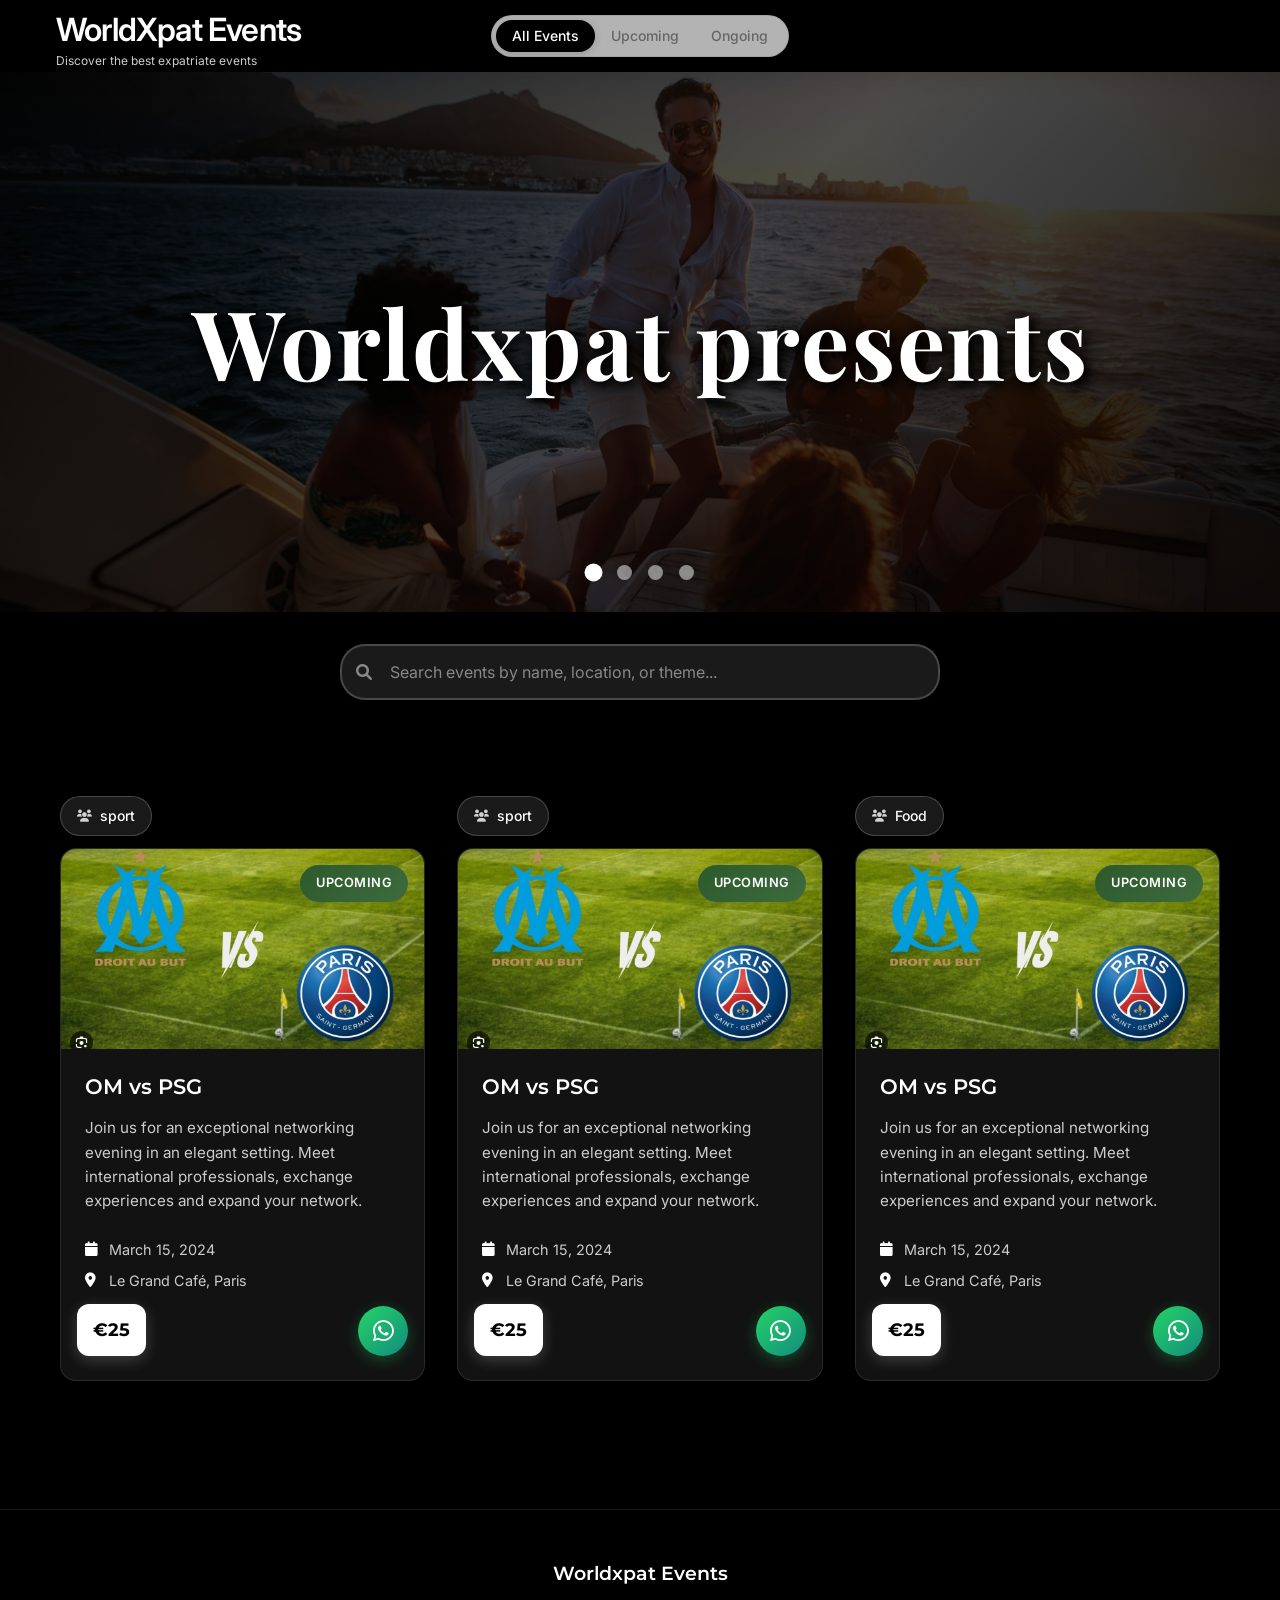
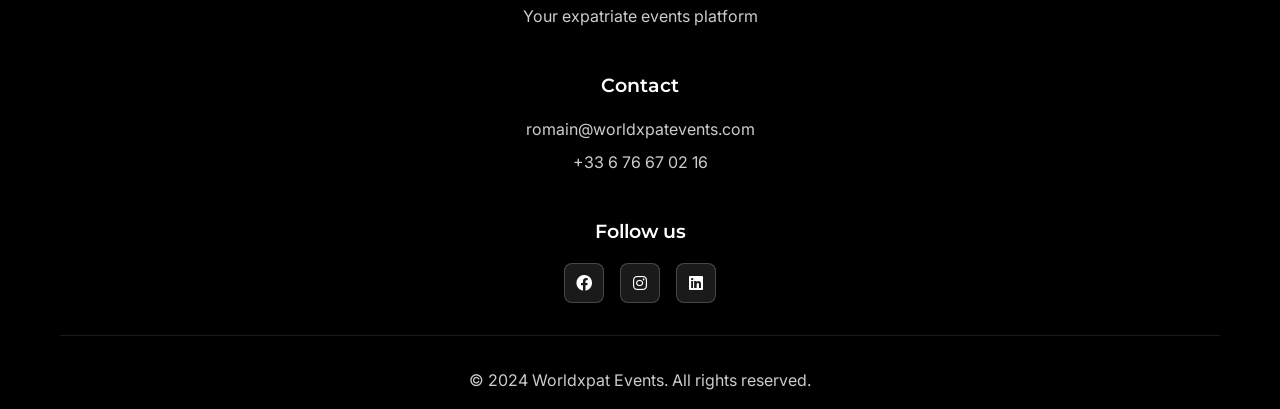
<file: index.html>
<!DOCTYPE html>
<html lang="en">
<head>
    <meta charset="UTF-8">
    <meta name="viewport" content="width=device-width, initial-scale=1.0">
    <title>WorldXpat Events - Upcoming Events</title>
    <link rel="stylesheet" href="styles.css">
    <link href="https://fonts.googleapis.com/css2?family=Playfair+Display:wght@400;500;600;700;800;900&family=Inter:wght@300;400;500;600;700&family=Montserrat:wght@300;400;500;600;700;800&display=swap" rel="stylesheet">
    <link rel="stylesheet" href="https://cdnjs.cloudflare.com/ajax/libs/font-awesome/6.0.0/css/all.min.css">
</head>
<body>
    <!-- Header -->
    <header class="header" id="header">
        <div class="container">
            <!-- Brand Section -->
            <div class="logo">
                <div class="logo-content">
                    <h1>WorldXpat Events</h1>
                    <p>Discover the best expatriate events</p>
                </div>
            </div>
            
            <!-- Navigation Section -->
            <nav class="nav">
                <div class="filter-group">
                    <button class="filter-btn active" data-filter="all">All Events</button>
                    <button class="filter-btn" data-filter="upcoming">Upcoming</button>
                    <button class="filter-btn" data-filter="ongoing">Ongoing</button>
                </div>
            </nav>
            
            <!-- Actions Section -->
            <div class="header-actions">
                <a href="#events" class="browse-btn">Browse Events</a>
            </div>
        </div>
    </header>

    <!-- Hero Banner -->
    <section class="hero-banner">
        <div class="hero-carousel">
            <div class="carousel-slides">
                <div class="carousel-slide active">
                    <img src="image1.png" alt="Worldxpat Event 1">
                </div>
                <div class="carousel-slide">
                    <img src="image2.png" alt="Worldxpat Event 2">
                </div>
                <div class="carousel-slide">
                    <img src="image3.png" alt="Worldxpat Event 3">
                </div>
                <div class="carousel-slide">
                    <img src="image4.png" alt="Worldxpat Event 4">
                </div>
            </div>
            <div class="carousel-overlay">
                <div class="carousel-content">
                    <h1>Worldxpat presents</h1>
                </div>
            </div>
            <div class="carousel-nav">
                <button class="carousel-btn prev" onclick="changeSlide(-1)">
                    <i class="fas fa-chevron-left"></i>
                </button>
                <button class="carousel-btn next" onclick="changeSlide(1)">
                    <i class="fas fa-chevron-right"></i>
                </button>
            </div>
            <div class="carousel-dots">
                <span class="dot active" onclick="currentSlide(1)"></span>
                <span class="dot" onclick="currentSlide(2)"></span>
                <span class="dot" onclick="currentSlide(3)"></span>
                <span class="dot" onclick="currentSlide(4)"></span>
            </div>
        </div>
    </section>

    <!-- Search Section -->
    <section id="search-section">
        <div class="container">
            <div class="search-container">
                <div class="search-input-wrapper">
                    <i class="fas fa-search search-icon"></i>
                    <input 
                        type="text" 
                        id="event-search" 
                        placeholder="Search events by name, location, or theme..."
                        autocomplete="off"
                    />
                </div>
            </div>
        </div>
    </section>

    <!-- Main Content -->
    <main class="main">
        <div class="container">
            <div class="events-grid" id="eventsGrid">
                <!-- Events will be loaded dynamically from event.json -->
            </div>
        </div>
    </main>

    <!-- Footer -->
    <footer class="footer">
        <div class="container">
            <div class="footer-content">
                <div class="footer-section">
                    <h4>Worldxpat Events</h4>
                    <p>Your expatriate events platform</p>
                </div>
                <div class="footer-section">
                    <h4>Contact</h4>
                    <p>romain@worldxpatevents.com</p>
                    <p>+33 6 76 67 02 16</p>
                </div>
                <div class="footer-section">
                    <h4>Follow us</h4>
                    <div class="social-links">
                        <a href="#"><i class="fab fa-facebook"></i></a>
                        <a href="https://instagram.com/worldxpat_dubai" target="_blank"><i class="fab fa-instagram"></i></a>
                        <a href="#"><i class="fab fa-linkedin"></i></a>
                    </div>
                </div>
            </div>
            <div class="footer-bottom">
                <p>&copy; 2024 Worldxpat Events. All rights reserved.</p>
            </div>
        </div>
    </footer>

    <script src="script.js"></script>
</body>
</html>
</file>
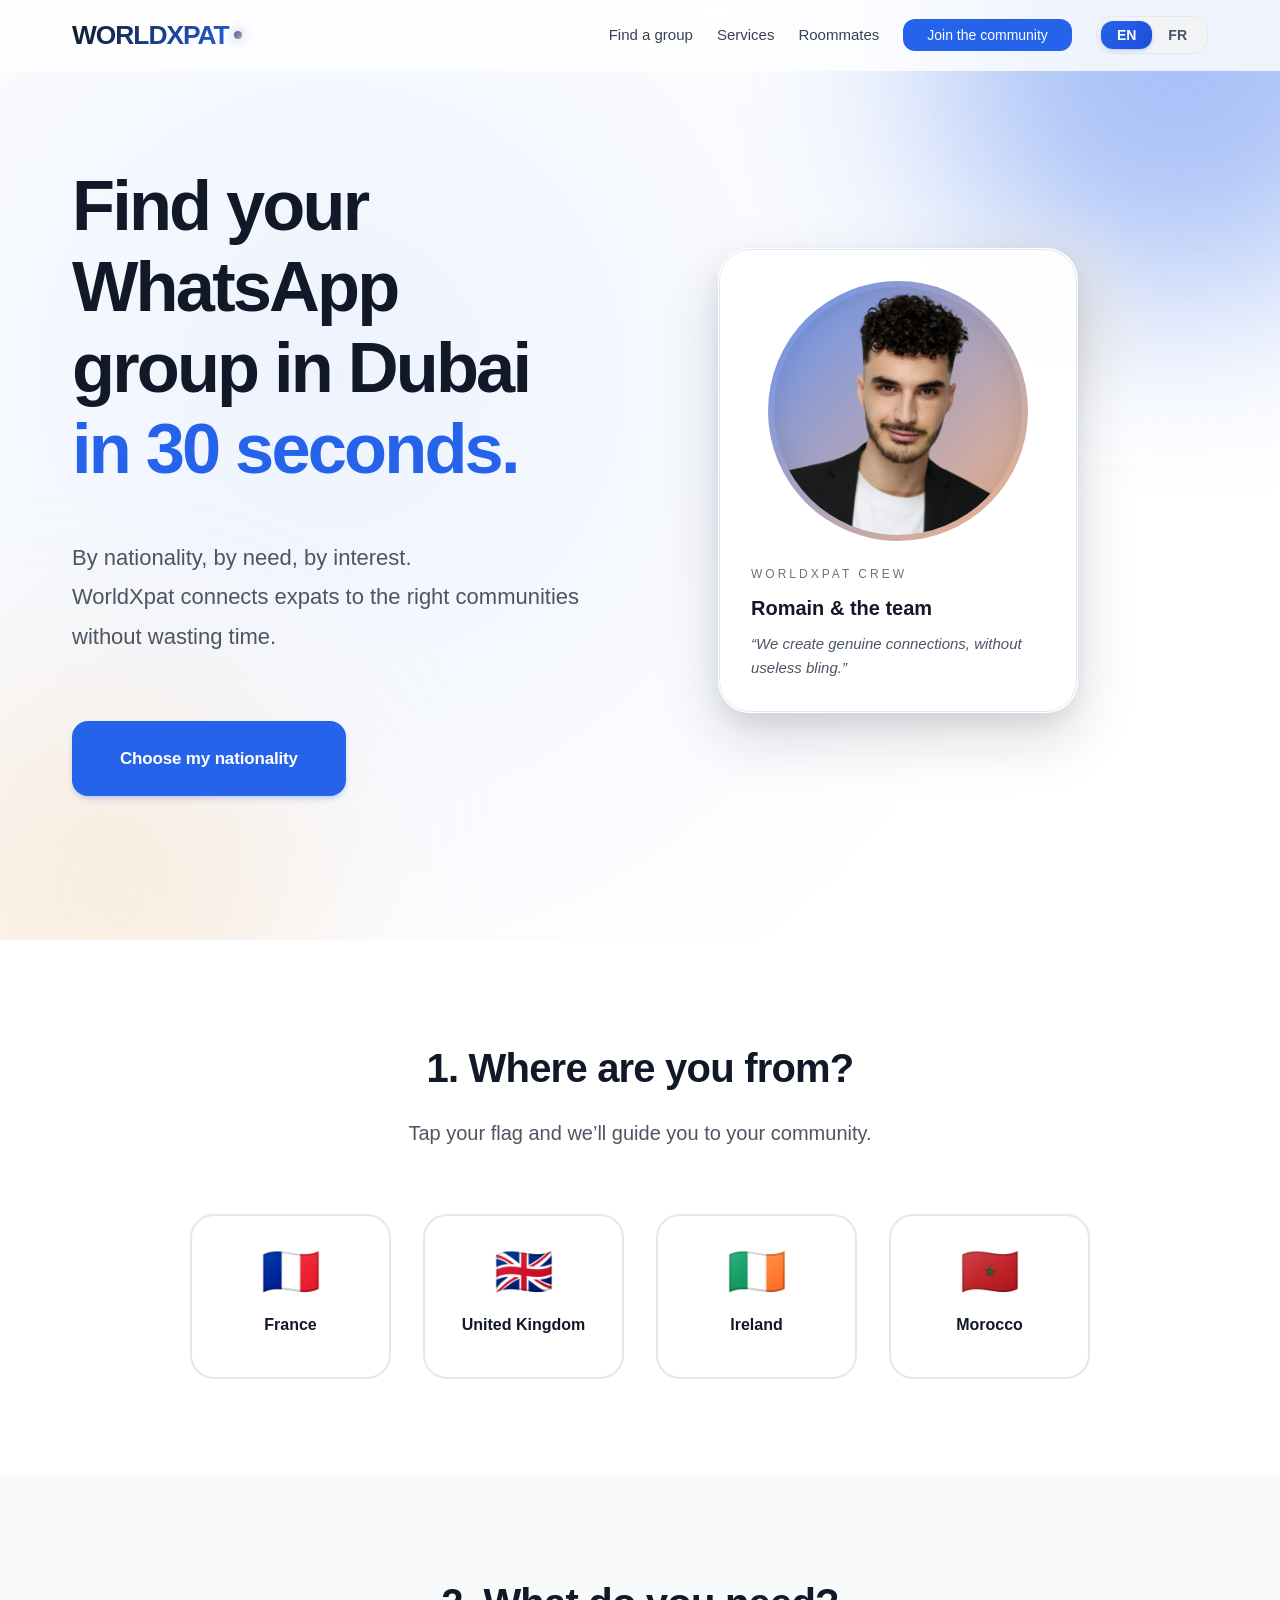
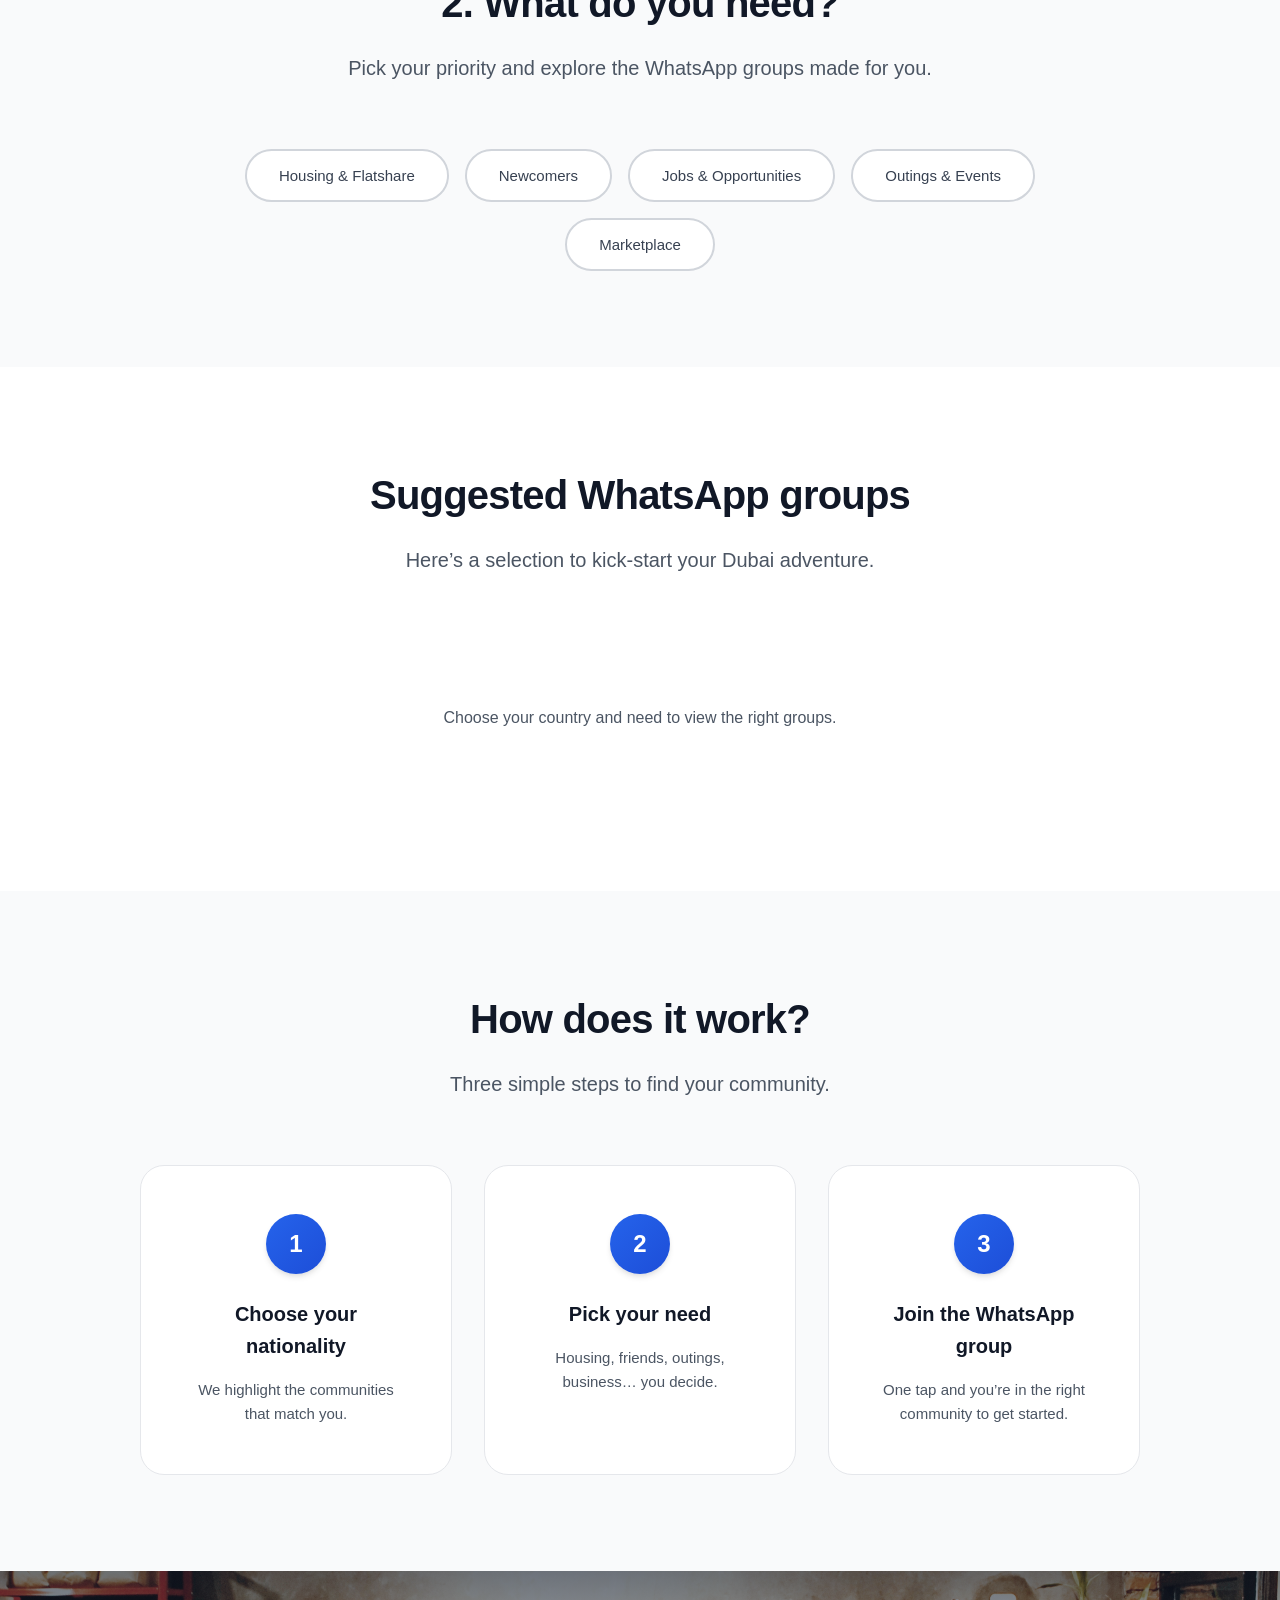
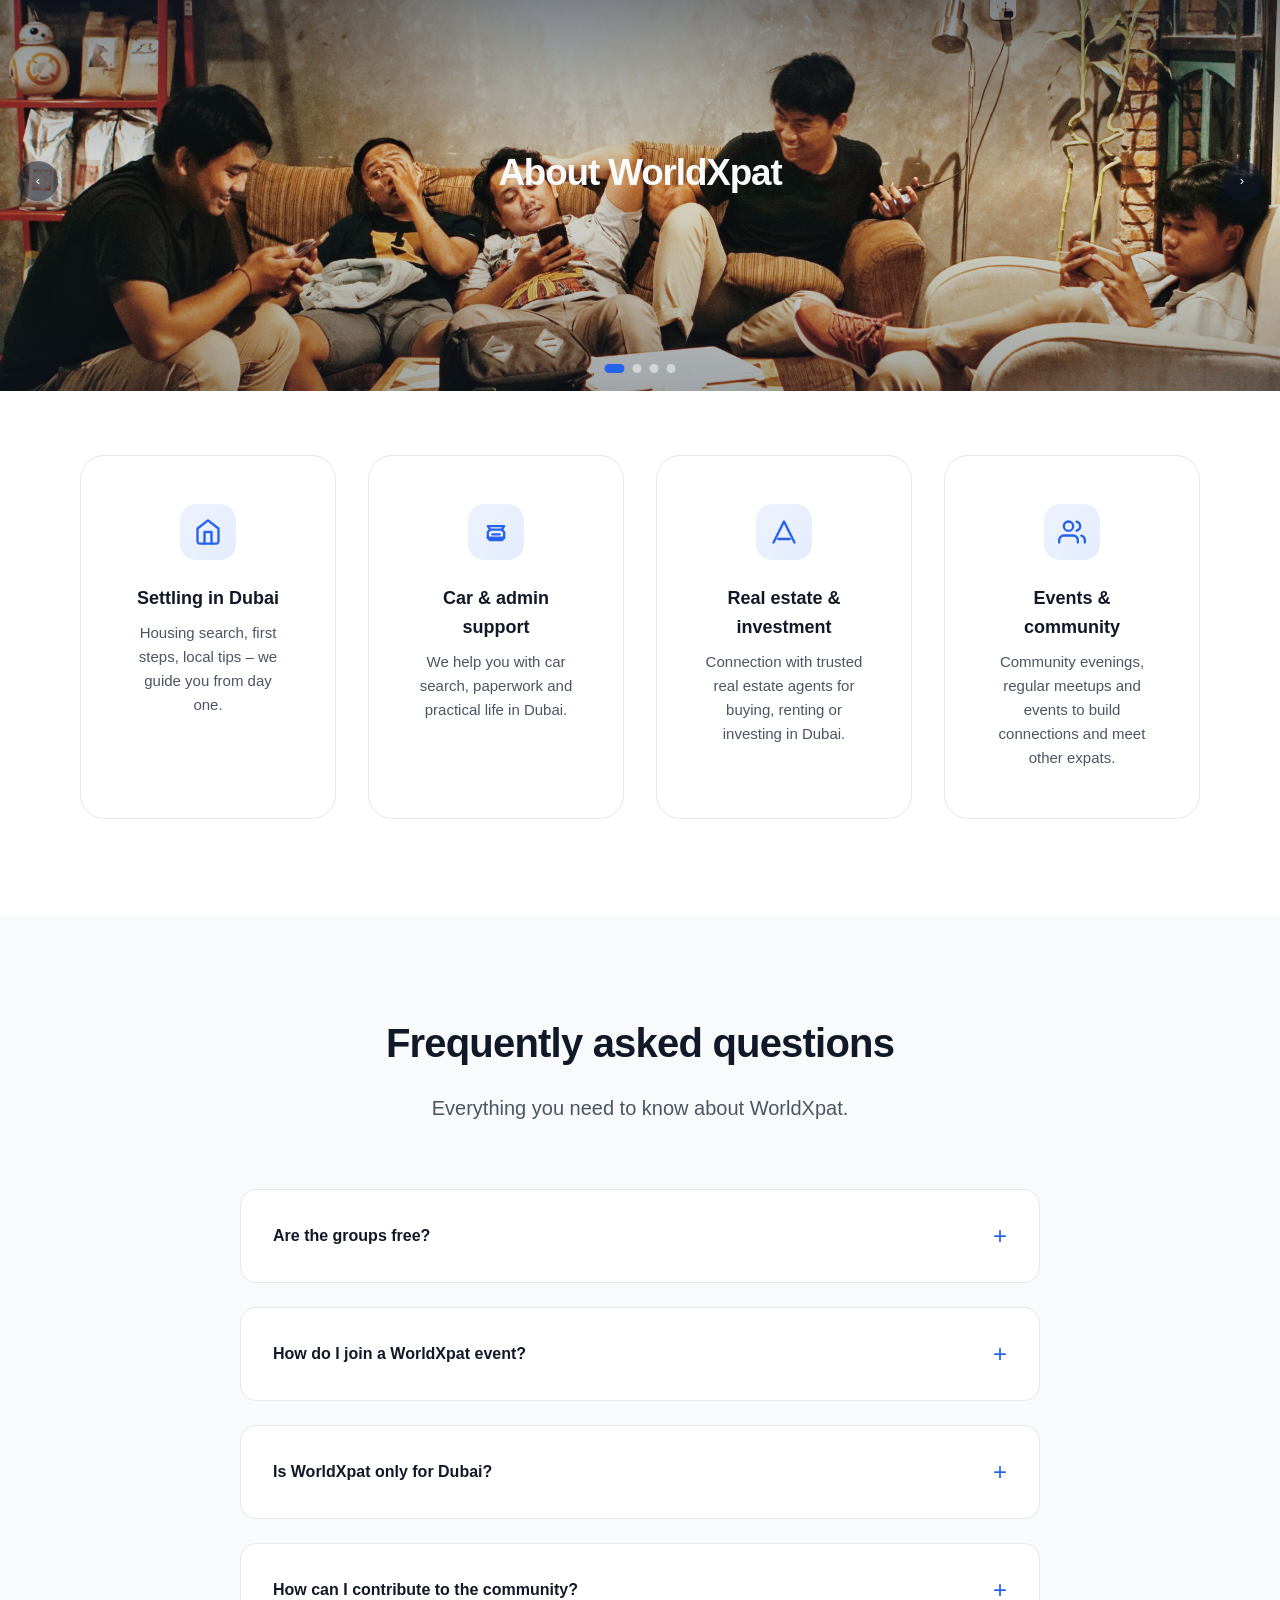
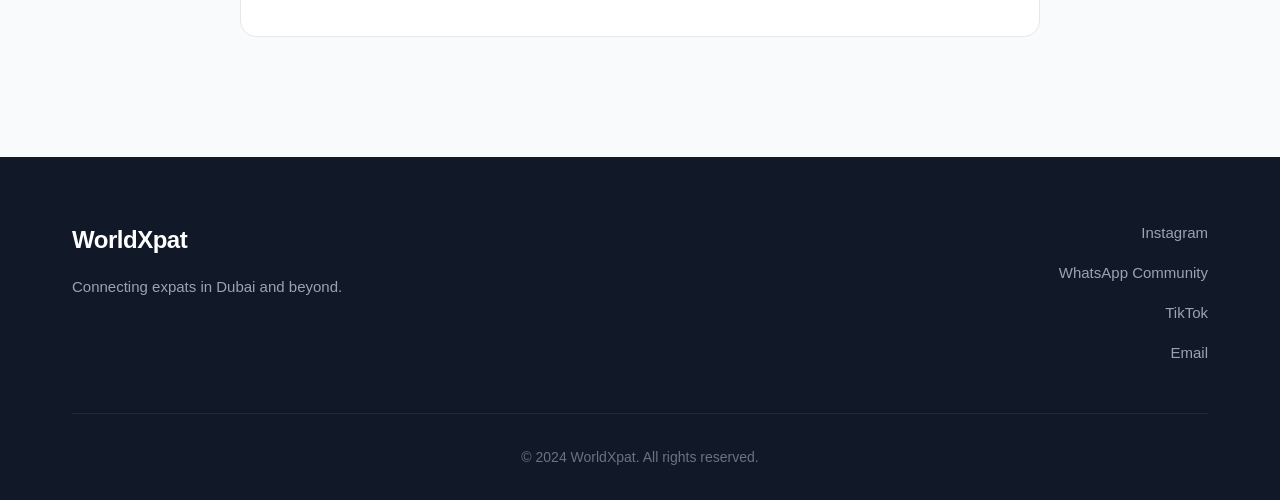
<file: WXPP/index.html>
<!DOCTYPE html>
<html lang="fr">
<head>
  <meta charset="UTF-8">
  <meta name="viewport" content="width=device-width, initial-scale=1.0">
  <meta name="description" content="WorldXpat - Trouve ton groupe WhatsApp à Dubaï en 30 secondes. Connecte-toi avec ta communauté d'expatriés.">
  <title>WorldXpat - Trouve ton groupe WhatsApp à Dubaï</title>
  <link rel="stylesheet" href="styles.css">
</head>
<body>
  <!-- Header / Navbar -->
  <header id="header" class="header">
    <nav class="nav container">
      <div class="nav-logo">
        <a href="#hero" data-i18n="nav_logo">WorldXpat</a>
      </div>
      <ul class="nav-links" id="navLinks">
        <li><a href="#nationalities" class="nav-link" data-i18n="nav_find_group">Find a group</a></li>
        <li><a href="partners.html" class="nav-link">Services</a></li>
        <li><a href="colocation.html" class="nav-link" data-i18n="nav_colocation">Colocation</a></li>
        <!-- Jobs temporarily hidden
        <li><a href="jobs.html" class="nav-link">Jobs</a></li>
        -->
        <li><a href="#groups" class="nav-link btn-nav-cta" data-i18n="nav_cta">Join the community</a></li>
        <li id="languageSwitch" class="nav-link">
          <div class="language-switcher">
            <button type="button" class="language-option" data-language-option="en" aria-pressed="true">EN</button>
            <button type="button" class="language-option" data-language-option="fr" aria-pressed="false">FR</button>
          </div>
        </li>
      </ul>
      <button class="nav-toggle" id="navToggle" aria-label="Toggle menu" data-i18n-attr="aria-label:nav_toggle_label">
        <span></span>
        <span></span>
        <span></span>
      </button>
    </nav>
  </header>

  <!-- Hero Section -->
  <section id="hero" class="hero">
    <div class="hero-background">
      <div class="hero-gradient"></div>
      <div class="hero-shape hero-shape-1"></div>
      <div class="hero-shape hero-shape-2"></div>
    </div>
    <div class="container">
      <div class="hero-content">
        <div class="hero-text">
          <h1 class="hero-title hero-animate-fade-up" style="animation-delay: 120ms;" data-i18n="hero_title">
            Find your WhatsApp group in Dubai<br>
            <span class="text-primary">in 30 seconds.</span>
          </h1>
          <p class="hero-subtitle hero-animate-fade-up" style="animation-delay: 200ms;" data-i18n="hero_subtitle">
            By nationality, by need, by interest.<br>
            WorldXpat connects expats to the right communities without wasting time.
          </p>
          <div class="hero-cta hero-animate-fade-up" style="animation-delay: 300ms;">
            <a href="#nationalities" class="btn btn-primary" data-i18n="hero_primary_cta">Choose my nationality</a>
          </div>
        </div>
        <div class="hero-visual">
          <div class="hero-cards">
            <div class="founder-card hero-animate-slide-in" style="animation-delay: 280ms;">
              <div class="founder-image">
                <img src="moi.png" alt="WorldXpat founder portrait" data-i18n-attr="alt:founder_image_alt" />
              </div>
              <div class="founder-info">
                <p class="founder-label" data-i18n="founder_label">WorldXpat Crew</p>
                <p class="founder-name" data-i18n="founder_name">Romain & the team</p>
                <p class="founder-quote" data-i18n="founder_quote">“We create genuine connections, without useless bling.”</p>
              </div>
            </div>
          </div>
        </div>
      </div>
    </div>
  </section>

  <!-- Section 1: Choix de nationalité -->
  <section id="nationalities" class="section">
    <div class="container">
      <div class="section-header">
        <h2 class="section-title" data-i18n="nationality_section_title">1. Where are you from?</h2>
        <p class="section-subtitle" data-i18n="nationality_section_subtitle">Tap your flag and we’ll guide you to your community.</p>
      </div>
      <div class="nationalities-grid" id="nationalitiesGrid">
        <!-- Les cartes de nationalités seront générées par JavaScript -->
      </div>
    </div>
  </section>

  <!-- Section 2: Choix du besoin -->
  <section id="interests" class="section section-alt">
    <div class="container">
      <div class="section-header">
        <h2 class="section-title" data-i18n="interest_section_title">2. What do you need?</h2>
        <p class="section-subtitle" data-i18n="interest_section_subtitle">Pick your priority and explore the WhatsApp groups made for you.</p>
      </div>
      <div class="interests-list" id="interestsList">
        <!-- Les boutons d'intérêts seront générés par JavaScript -->
      </div>
    </div>
  </section>

  <!-- Section 3: Groupes WhatsApp -->
  <section id="groups" class="section">
    <div class="container">
      <div class="section-header">
        <h2 class="section-title" data-i18n="groups_section_title">Suggested WhatsApp groups</h2>
        <p class="section-subtitle" data-i18n="groups_section_subtitle">Here’s a selection to kick-start your Dubai adventure.</p>
      </div>
      <div class="groups-grid" id="groupsGrid">
        <!-- Les cartes de groupes seront générées et filtrées par JavaScript -->
      </div>
      <div class="groups-empty" id="groupsEmpty" style="display: none;">
        <p id="groupsEmptyMessage" data-dynamic-i18n="groups_prompt_select">Choose your country and need to view the right groups.</p>
        <a href="#nationalities" class="btn btn-secondary" id="groupsResetButton" data-i18n="groups_reset_filters" style="display: none;">Reset filters</a>
      </div>
    </div>
  </section>

  <!-- Section 4: Comment ça marche -->
  <section id="how-it-works" class="section section-alt">
    <div class="container">
      <div class="section-header">
        <h2 class="section-title" data-i18n="how_section_title">How does it work?</h2>
        <p class="section-subtitle" data-i18n="how_section_subtitle">Three simple steps to find your community.</p>
      </div>
      <div class="steps-grid">
        <div class="step-card">
          <div class="step-number">1</div>
          <h3 class="step-title" data-i18n="step1_title">Choose your nationality</h3>
          <p class="step-text" data-i18n="step1_text">We highlight the communities that match you.</p>
        </div>
        <div class="step-card">
          <div class="step-number">2</div>
          <h3 class="step-title" data-i18n="step2_title">Pick your need</h3>
          <p class="step-text" data-i18n="step2_text">Housing, friends, outings, business… you decide.</p>
        </div>
        <div class="step-card">
          <div class="step-number">3</div>
          <h3 class="step-title" data-i18n="step3_title">Join the WhatsApp group</h3>
          <p class="step-text" data-i18n="step3_text">One tap and you’re in the right community to get started.</p>
        </div>
      </div>
    </div>
  </section>

  <!-- Section 5: À propos -->
  <section id="about" class="section section-about-full">
    <div class="about-hero-full">
      <div class="about-slider" id="aboutSlider">
        <div class="about-slide about-slide-active">
          <img src="P1.png" alt="WorldXpat community in Dubai" class="about-image">
        </div>
        <div class="about-slide">
          <img src="P5.png" alt="WorldXpat meetup in Dubai" class="about-image">
        </div>
        <div class="about-slide">
          <img src="P6.png" alt="WorldXpat events in Dubai" class="about-image">
        </div>
        <div class="about-slide">
          <img src="P9.png" alt="WorldXpat community moments" class="about-image">
        </div>
        <button class="about-slider-nav about-slider-prev" aria-label="Previous photo">‹</button>
        <button class="about-slider-nav about-slider-next" aria-label="Next photo">›</button>
        <div class="about-slider-dots" id="aboutSliderDots">
          <button class="about-slider-dot about-slider-dot-active" aria-label="Go to slide 1"></button>
          <button class="about-slider-dot" aria-label="Go to slide 2"></button>
          <button class="about-slider-dot" aria-label="Go to slide 3"></button>
          <button class="about-slider-dot" aria-label="Go to slide 4"></button>
        </div>
      </div>
      <div class="about-hero-overlay">
        <div class="about-hero-text">
          <h2 class="about-hero-title" data-i18n="about_section_title">About WorldXpat</h2>
        </div>
      </div>
    </div>
    <div class="container">
      <div class="about-content">
        <div class="about-highlights">
          <div class="highlight-card">
            <div class="highlight-icon">
              <svg viewBox="0 0 24 24" fill="none" xmlns="http://www.w3.org/2000/svg">
                <path d="M3 9L12 2L21 9V20C21 20.5304 20.7893 21.0391 20.4142 21.4142C20.0391 21.7893 19.5304 22 19 22H5C4.46957 22 3.96086 21.7893 3.58579 21.4142C3.21071 21.0391 3 20.5304 3 20V9Z" stroke="currentColor" stroke-width="2" stroke-linecap="round" stroke-linejoin="round"/>
                <path d="M9 22V12H15V22" stroke="currentColor" stroke-width="2" stroke-linecap="round" stroke-linejoin="round"/>
              </svg>
            </div>
            <h3 class="highlight-title" data-i18n="highlight1_title">Installation à Dubaï</h3>
            <p class="highlight-text" data-i18n="highlight1_text">Recherche de logement, premiers repères, bons plans locaux : on t'accompagne dès le premier jour.</p>
          </div>
          <div class="highlight-card">
            <div class="highlight-icon">
              <svg viewBox="0 0 24 24" fill="none" xmlns="http://www.w3.org/2000/svg">
                <path d="M5 17H19L17 19H7L5 17Z" stroke="currentColor" stroke-width="2" stroke-linecap="round" stroke-linejoin="round"/>
                <path d="M7 10H17L19 12V17H5V12L7 10Z" stroke="currentColor" stroke-width="2" stroke-linecap="round" stroke-linejoin="round"/>
                <path d="M7 10L5 7H19L17 10" stroke="currentColor" stroke-width="2" stroke-linecap="round" stroke-linejoin="round"/>
                <path d="M9 14H15" stroke="currentColor" stroke-width="2" stroke-linecap="round"/>
              </svg>
            </div>
            <h3 class="highlight-title" data-i18n="highlight2_title">Voiture & démarches</h3>
            <p class="highlight-text" data-i18n="highlight2_text">On t'aide à trouver une voiture, gérer les démarches administratives et le quotidien à Dubaï.</p>
          </div>
          <div class="highlight-card">
            <div class="highlight-icon">
              <svg viewBox="0 0 24 24" fill="none" xmlns="http://www.w3.org/2000/svg">
                <path d="M3 21L12 3L21 21" stroke="currentColor" stroke-width="2" stroke-linecap="round" stroke-linejoin="round"/>
                <path d="M7 18H17" stroke="currentColor" stroke-width="2" stroke-linecap="round"/>
              </svg>
            </div>
            <h3 class="highlight-title" data-i18n="highlight3_title">Immobilier & investissement</h3>
            <p class="highlight-text" data-i18n="highlight3_text">Mise en relation avec les meilleurs agents immobiliers pour acheter, louer ou investir à Dubaï.</p>
          </div>
          <div class="highlight-card">
            <div class="highlight-icon">
              <svg viewBox="0 0 24 24" fill="none" xmlns="http://www.w3.org/2000/svg">
                <path d="M17 21V19C17 17.9391 16.5786 16.9217 15.8284 16.1716C15.0783 15.4214 14.0609 15 13 15H5C3.93913 15 2.92172 15.4214 2.17157 16.1716C1.42143 16.9217 1 17.9391 1 19V21" stroke="currentColor" stroke-width="2" stroke-linecap="round" stroke-linejoin="round"/>
                <path d="M9 11C11.2091 11 13 9.20914 13 7C13 4.79086 11.2091 3 9 3C6.79086 3 5 4.79086 5 7C5 9.20914 6.79086 11 9 11Z" stroke="currentColor" stroke-width="2" stroke-linecap="round" stroke-linejoin="round"/>
                <path d="M23 21V19C22.9993 18.1137 22.7044 17.2528 22.1614 16.5523C21.6184 15.8519 20.8581 15.3516 20 15.13" stroke="currentColor" stroke-width="2" stroke-linecap="round" stroke-linejoin="round"/>
                <path d="M16 3.13C16.8604 3.35031 17.623 3.85071 18.1676 4.55232C18.7122 5.25392 19.0078 6.11683 19.0078 7.005C19.0078 7.89318 18.7122 8.75608 18.1676 9.45769C17.623 10.1593 16.8604 10.6597 16 10.88" stroke="currentColor" stroke-width="2" stroke-linecap="round" stroke-linejoin="round"/>
              </svg>
            </div>
            <h3 class="highlight-title" data-i18n="highlight4_title">Événements & communauté</h3>
            <p class="highlight-text" data-i18n="highlight4_text">Soirées communautaires, meetups réguliers et événements pour créer du lien et rencontrer d'autres expatriés.</p>
          </div>
        </div>
      </div>
    </div>
  </section>

  <!-- Section 6: FAQ -->
  <section id="faq" class="section section-alt">
    <div class="container">
      <div class="section-header">
        <h2 class="section-title" data-i18n="faq_section_title">Frequently asked questions</h2>
        <p class="section-subtitle" data-i18n="faq_section_subtitle">Everything you need to know about WorldXpat.</p>
      </div>
      <div class="faq-list" id="faqList">
        <div class="faq-item">
          <button class="faq-question" aria-expanded="false">
            <span data-i18n="faq_q1">Are the groups free?</span>
            <span class="faq-icon">+</span>
          </button>
          <div class="faq-answer">
            <p data-i18n="faq_a1">Yes, every WorldXpat group is free. Our goal is to connect expats—not to monetize the community.</p>
          </div>
        </div>
        <div class="faq-item">
          <button class="faq-question" aria-expanded="false">
            <span data-i18n="faq_q2">How do I join a WorldXpat event?</span>
            <span class="faq-icon">+</span>
          </button>
          <div class="faq-answer">
            <p data-i18n="faq_a2">Events are announced inside the official WorldXpat WhatsApp groups. Join the group for your nationality or need and you’ll get every update.</p>
          </div>
        </div>
        <div class="faq-item">
          <button class="faq-question" aria-expanded="false">
            <span data-i18n="faq_q4">Is WorldXpat only for Dubai?</span>
            <span class="faq-icon">+</span>
          </button>
          <div class="faq-answer">
            <p data-i18n="faq_a4">For now we focus on Dubai, but expansion is on the roadmap. Want to launch WorldXpat in your city? Reach out.</p>
          </div>
        </div>
        <div class="faq-item">
          <button class="faq-question" aria-expanded="false">
            <span data-i18n="faq_q5">How can I contribute to the community?</span>
            <span class="faq-icon">+</span>
          </button>
          <div class="faq-answer">
            <p data-i18n="faq_a5">Be active in the groups, welcome newcomers, share your best tips. You can also host an event or launch a new group if a need isn’t covered yet.</p>
          </div>
        </div>
      </div>
    </div>
  </section>

  <!-- Footer -->
  <footer class="footer">
    <div class="container">
      <div class="footer-content">
        <div class="footer-brand">
          <h3 class="footer-logo">WorldXpat</h3>
          <p class="footer-tagline" data-i18n="footer_tagline">Connecting expats in Dubai and beyond.</p>
        </div>
        <div class="footer-links">
          <a href="https://instagram.com/worldxpat_dubai" target="_blank" rel="noopener" class="footer-link" data-i18n="footer_instagram">Instagram</a>
          <a href="#" class="footer-link" data-i18n="footer_whatsapp">WhatsApp Community</a>
          <a href="https://www.tiktok.com/@worldXpat4" target="_blank" rel="noopener" class="footer-link" data-i18n="footer_tiktok">TikTok</a>
          <a href="mailto:romain@worldxpat.com" class="footer-link" data-i18n="footer_email">Email</a>
        </div>
      </div>
      <div class="footer-bottom">
        <p data-i18n="footer_bottom">&copy; 2024 WorldXpat. All rights reserved.</p>
      </div>
    </div>
  </footer>

  <script src="script.js"></script>
</body>
</html>
</file>
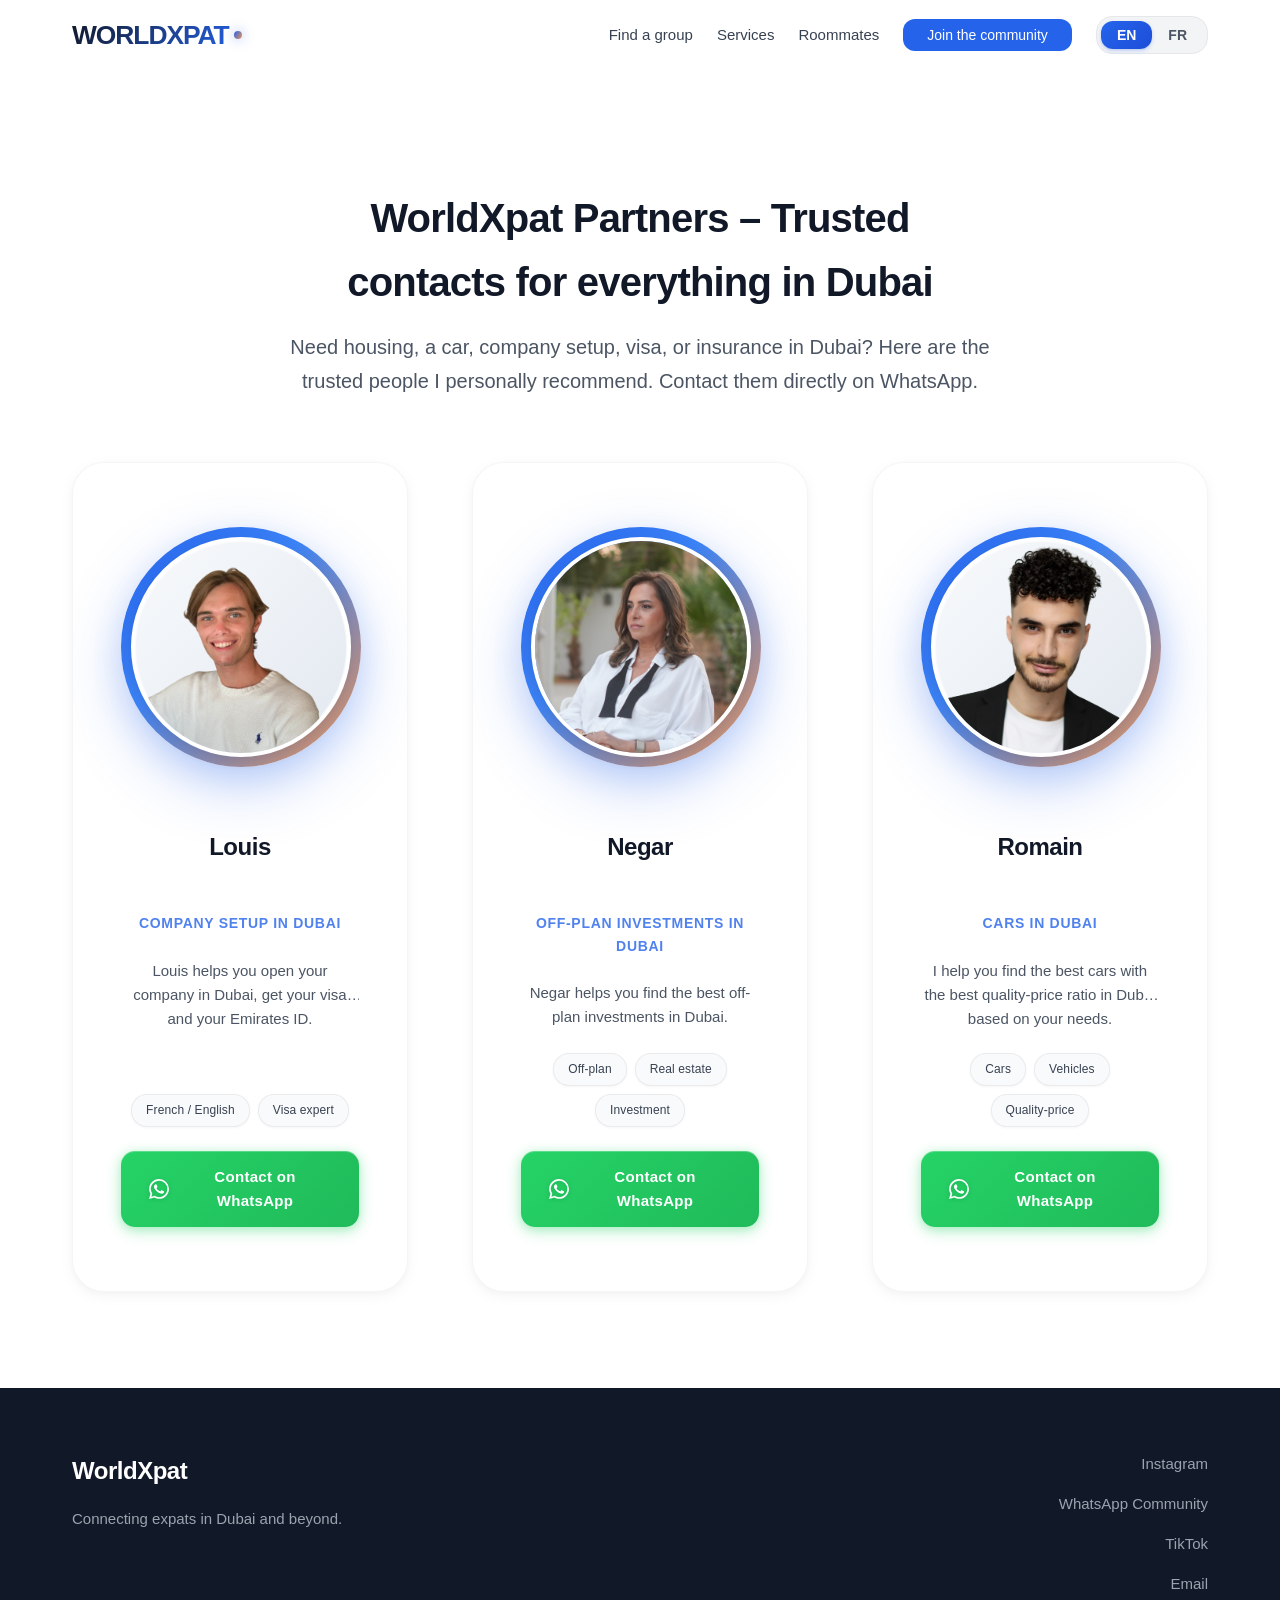
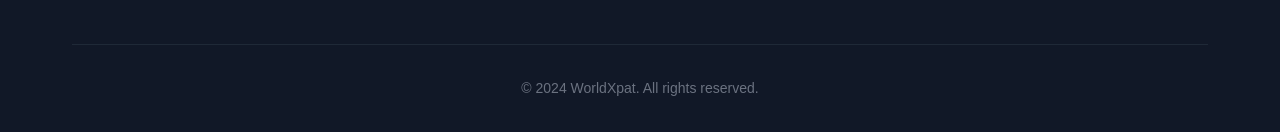
<file: WXPP/partners.html>
<!DOCTYPE html>
<html lang="fr">
<head>
  <meta charset="UTF-8">
  <meta name="viewport" content="width=device-width, initial-scale=1.0">
  <meta name="description" content="WorldXpat Partners - Trusted contacts for everything in Dubai. Housing, car, company setup, visa, insurance.">
  <title>WorldXpat Partners - Trusted contacts in Dubai</title>
  <link rel="stylesheet" href="styles.css">
</head>
<body>
  <!-- Header / Navbar -->
  <header id="header" class="header">
    <nav class="nav container">
      <div class="nav-logo">
        <a href="index.html" data-i18n="nav_logo">WorldXpat</a>
      </div>
      <ul class="nav-links" id="navLinks">
        <li><a href="index.html#nationalities" class="nav-link" data-i18n="nav_find_group">Find a group</a></li>
        <li><a href="partners.html" class="nav-link">Services</a></li>
        <li><a href="colocation.html" class="nav-link" data-i18n="nav_colocation">Colocation</a></li>
        <!-- Jobs temporarily hidden
        <li><a href="jobs.html" class="nav-link">Jobs</a></li>
        -->
        <li><a href="index.html#groups" class="nav-link btn-nav-cta" data-i18n="nav_cta">Join the community</a></li>
        <li id="languageSwitch" class="nav-link">
          <div class="language-switcher">
            <button type="button" class="language-option" data-language-option="en" aria-pressed="true">EN</button>
            <button type="button" class="language-option" data-language-option="fr" aria-pressed="false">FR</button>
          </div>
        </li>
      </ul>
      <button class="nav-toggle" id="navToggle" aria-label="Toggle menu" data-i18n-attr="aria-label:nav_toggle_label">
        <span></span>
        <span></span>
        <span></span>
      </button>
    </nav>
  </header>

  <!-- Partners Section -->
  <section id="partners" class="section" style="padding-top: calc(90px + var(--spacing-3xl)); margin-top: 0;">
    <div class="container">
      <div class="section-header">
        <h2 class="section-title" data-i18n="partners_section_title">WorldXpat Partners – Trusted contacts for everything in Dubai</h2>
        <p class="section-subtitle" data-i18n="partners_section_subtitle">Need housing, a car, company setup, visa, or insurance in Dubai? Here are the trusted people I personally recommend. Contact them directly on WhatsApp.</p>
      </div>
      <div class="partners-grid" id="partnersGrid">
        <!-- Les cartes de partenaires seront générées par JavaScript -->
      </div>
    </div>
  </section>

  <!-- Footer -->
  <footer class="footer">
    <div class="container">
      <div class="footer-content">
        <div class="footer-brand">
          <h3 class="footer-logo">WorldXpat</h3>
          <p class="footer-tagline" data-i18n="footer_tagline">Connecting expats in Dubai and beyond.</p>
        </div>
        <div class="footer-links">
          <a href="https://instagram.com/worldxpat_dubai" target="_blank" rel="noopener" class="footer-link" data-i18n="footer_instagram">Instagram</a>
          <a href="#" class="footer-link" data-i18n="footer_whatsapp">WhatsApp Community</a>
          <a href="https://www.tiktok.com/@worldXpat4" target="_blank" rel="noopener" class="footer-link" data-i18n="footer_tiktok">TikTok</a>
          <a href="mailto:romain@worldxpat.com" class="footer-link" data-i18n="footer_email">Email</a>
        </div>
      </div>
      <div class="footer-bottom">
        <p data-i18n="footer_bottom">&copy; 2024 WorldXpat. All rights reserved.</p>
      </div>
    </div>
  </footer>

  <script src="script.js"></script>
  <script src="partners.js"></script>
</body>
</html>
</file>
<file: styles.css>
/* Reset et base */
* {
    margin: 0;
    padding: 0;
    box-sizing: border-box;
}

body {
    font-family: 'Inter', sans-serif;
    line-height: 1.6;
    color: #ffffff;
    background: #000000;
    min-height: 100vh;
}

.container {
    max-width: 1200px;
    margin: 0 auto;
    padding: 0 20px;
}

/* Dark mode icons removed */

/* Hero Banner adjustments */
.hero-banner {
    position: relative;
    height: 60vh;
    overflow: hidden;
    margin-top: 72px; /* Compensate for fixed header */
}

.hero-carousel {
    position: relative;
    width: 100%;
    height: 100%;
}

.carousel-slides {
    position: relative;
    width: 100%;
    height: 100%;
}

.carousel-slide {
    position: absolute;
    top: 0;
    left: 0;
    width: 100%;
    height: 100%;
    opacity: 0;
    transition: opacity 1s ease-in-out;
    z-index: 1;
}

.carousel-slide.active {
    opacity: 1;
    z-index: 2;
}

.carousel-slide img {
    width: 100%;
    height: 100%;
    object-fit: cover;
    object-position: center;
}

.carousel-overlay {
    position: absolute;
    top: 0;
    left: 0;
    width: 100%;
    height: 100%;
    background: linear-gradient(135deg, rgba(0, 0, 0, 0.9), rgba(0, 0, 0, 0.7), rgba(0, 0, 0, 0.9));
    display: flex;
    align-items: center;
    justify-content: center;
    z-index: 3;
}

.carousel-content {
    text-align: center;
    color: white;
}

.carousel-content h1 {
    font-family: 'Playfair Display', serif;
    font-size: 6rem;
    font-weight: 700;
    margin: 0;
    color: #ffffff;
    text-shadow: 4px 4px 8px rgba(0, 0, 0, 0.9), 0 0 20px rgba(0, 0, 0, 0.5);
    animation: fadeInUp 1.2s ease-out;
    letter-spacing: 2px;
    filter: drop-shadow(0 0 10px rgba(0, 0, 0, 0.8));
}

.carousel-nav {
    display: none;
}

.carousel-btn {
    background: rgba(255, 255, 255, 0.2);
    border: 2px solid rgba(255, 255, 255, 0.5);
    color: white;
    width: 60px;
    height: 60px;
    border-radius: 50%;
    cursor: pointer;
    display: flex;
    align-items: center;
    justify-content: center;
    font-size: 1.5rem;
    transition: all 0.3s ease;
    backdrop-filter: blur(10px);
}

.carousel-btn:hover {
    background: rgba(255, 255, 255, 0.3);
    border-color: rgba(255, 255, 255, 0.8);
    transform: scale(1.1);
}

.carousel-dots {
    position: absolute;
    bottom: 2rem;
    left: 50%;
    transform: translateX(-50%);
    display: flex;
    gap: 1rem;
    z-index: 4;
}

.dot {
    width: 15px;
    height: 15px;
    border-radius: 50%;
    background: rgba(255, 255, 255, 0.5);
    cursor: pointer;
    transition: all 0.3s ease;
}

.dot.active {
    background: white;
    transform: scale(1.2);
}

.dot:hover {
    background: rgba(255, 255, 255, 0.8);
}

@keyframes fadeInUp {
    from {
        opacity: 0;
        transform: translateY(50px);
    }
    to {
        opacity: 1;
        transform: translateY(0);
    }
}

/* Header */
.header {
    position: fixed;
    top: 0;
    left: 0;
    right: 0;
    z-index: 100;
    height: 72px;
    backdrop-filter: blur(16px);
    border-bottom: 1px solid transparent;
    transition: all 0.3s ease;
    background: #000000 !important;
}

.header.scrolled {
    background: #000000 !important;
    border-bottom: 1px solid rgba(255, 255, 255, 0.1);
    box-shadow: 0 6px 20px -10px rgba(0, 0, 0, 0.35);
}

.header .container {
    max-width: 1200px;
    margin: 0 auto;
    padding: 0 1rem;
    height: 100%;
    display: grid;
    grid-template-columns: 1fr auto 1fr;
    align-items: center;
}

/* Brand Section */
.logo {
    display: flex;
    align-items: center;
    gap: 0.75rem;
}

.logo-icon {
    width: 32px;
    height: 32px;
    border-radius: 8px;
    background: linear-gradient(135deg, #fbbf24, #f59e0b);
    display: flex;
    align-items: center;
    justify-content: center;
    font-size: 1.2rem;
}

.logo-content h1 {
    font-size: 1.25rem;
    font-weight: 600;
    color: #ffffff;
    margin: 0;
    font-family: 'Inter', sans-serif;
    letter-spacing: -0.025em;
}

.logo-content h1 .subtitle {
    font-weight: 400;
}

.logo-content p {
    font-size: 0.75rem;
    color: #cccccc;
    margin: 0;
    font-family: 'Inter', sans-serif;
    line-height: 1;
}

/* Navigation Section */
.nav {
    display: flex;
    justify-content: center;
}

.filter-group {
    display: inline-flex;
    border-radius: 9999px;
    border: 1px solid rgba(0, 0, 0, 0.08);
    background: rgba(255, 255, 255, 0.7);
    backdrop-filter: blur(8px);
    padding: 4px;
    gap: 0;
}

.filter-btn {
    padding: 0 1rem;
    height: 32px;
    border-radius: 9999px;
    border: none;
    background: transparent;
    color: #666666;
    font-weight: 500;
    font-size: 0.875rem;
    cursor: pointer;
    transition: all 0.2s ease;
    font-family: 'Inter', sans-serif;
    position: relative;
}

.filter-btn:hover {
    background: rgba(0, 0, 0, 0.05);
    color: #333333;
}

.filter-btn.active {
    background: #000000;
    color: #ffffff;
    box-shadow: 0 2px 8px rgba(0, 0, 0, 0.15);
}

/* Actions Section */
.header-actions {
    display: flex;
    justify-content: flex-end;
    align-items: center;
    gap: 0.5rem;
}

/* Dark mode button removed */

.browse-btn {
    display: none;
    align-items: center;
    height: 36px;
    padding: 0 1rem;
    border-radius: 9999px;
    border: 1px solid rgba(0, 0, 0, 0.08);
    background: transparent;
    color: #333333;
    font-weight: 500;
    font-size: 0.875rem;
    text-decoration: none;
    transition: all 0.2s ease;
    font-family: 'Inter', sans-serif;
}

.browse-btn:hover {
    background: rgba(0, 0, 0, 0.05);
    color: #000000;
}

/* Dark Mode Styles */
body.dark-mode {
    background: #0a0a0a;
    color: #ffffff;
}

body.dark-mode .header.scrolled {
    background: rgba(10, 10, 10, 0.9);
    border-bottom: 1px solid rgba(255, 255, 255, 0.05);
}

body.dark-mode .logo-content h1 {
    color: #ffffff;
}

body.dark-mode .logo-content p {
    color: #cccccc;
}

body.dark-mode .filter-group {
    background: rgba(255, 255, 255, 0.1);
    border: 1px solid rgba(255, 255, 255, 0.1);
}

body.dark-mode .filter-btn {
    color: #cccccc;
}

body.dark-mode .filter-btn:hover {
    background: rgba(255, 255, 255, 0.1);
    color: #ffffff;
}

body.dark-mode .filter-btn.active {
    background: #ffffff;
    color: #000000;
}

/* Dark mode styles removed */

body.dark-mode .browse-btn {
    background: transparent;
    color: #cccccc;
    border: 1px solid rgba(255, 255, 255, 0.1);
}

body.dark-mode .browse-btn:hover {
    background: rgba(255, 255, 255, 0.1);
    color: #ffffff;
}

/* Main Content */
.main {
    padding: 3rem 0;
}

.events-grid {
    display: grid;
    grid-template-columns: repeat(auto-fit, minmax(350px, 1fr));
    gap: 2rem;
    margin-top: 2rem;
}

/* Event Cards */
.event-card {
    background: rgba(20, 20, 20, 0.9);
    border: 1px solid rgba(255, 255, 255, 0.1);
    border-radius: 16px;
    overflow: hidden;
    box-shadow: 0 8px 32px rgba(0, 0, 0, 0.4);
    transition: all 0.3s ease;
    position: relative;
    opacity: 1;
    transform: scale(1);
    backdrop-filter: blur(10px);
    display: flex;
    flex-direction: column;
    height: 100%;
}

.event-card:hover {
    transform: translateY(-8px) scale(1.02);
    box-shadow: 0 20px 40px rgba(0, 0, 0, 0.6);
    border-color: rgba(255, 255, 255, 0.3);
}

.event-card.hidden {
    opacity: 0;
    transform: scale(0.8);
    pointer-events: none;
}

.event-image {
    position: relative;
    height: 200px;
    overflow: hidden;
}

.event-image img {
    width: 100%;
    height: 100%;
    object-fit: cover;
    transition: transform 0.3s ease;
}

.event-card:hover .event-image img {
    transform: scale(1.1);
}

.event-status {
    position: absolute;
    top: 1rem;
    right: 1rem;
    padding: 0.5rem 1rem;
    border-radius: 20px;
    font-size: 0.8rem;
    font-weight: 600;
    text-transform: uppercase;
    letter-spacing: 0.5px;
}

.event-status.upcoming {
    background: linear-gradient(135deg, #2d5a2d, #3d6b3d);
    color: white;
}

.event-status.ongoing {
    background: linear-gradient(135deg, #5a4a2d, #6b5a3d);
    color: white;
}

.event-content {
    padding: 1.5rem;
    position: relative;
    flex: 1;
    display: flex;
    flex-direction: column;
}

.event-price {
    position: absolute;
    bottom: 1.5rem;
    left: 1rem;
    background: #ffffff;
    color: #000000;
    padding: 0.75rem 1rem;
    border-radius: 12px;
    font-weight: 700;
    font-size: 1.1rem;
    box-shadow: 0 4px 15px rgba(255, 255, 255, 0.2);
    font-family: 'Montserrat', sans-serif;
    z-index: 10;
}

.event-title {
    font-size: 1.3rem;
    font-weight: 600;
    color: #ffffff;
    margin-bottom: 1rem;
    line-height: 1.3;
    font-family: 'Montserrat', sans-serif;
}

.event-theme {
    display: flex;
    align-items: center;
    gap: 0.5rem;
    margin-bottom: 1rem;
    padding: 0.5rem 1rem;
    background: rgba(255, 255, 255, 0.05);
    border-radius: 8px;
    font-weight: 500;
    color: #cccccc;
    border: 1px solid rgba(255, 255, 255, 0.1);
    font-family: 'Inter', sans-serif;
}

.event-theme i {
    color: #ffffff;
    font-size: 1.1rem;
}

.event-description {
    color: #cccccc;
    line-height: 1.6;
    margin-bottom: 1.5rem;
    font-size: 0.95rem;
    font-family: 'Inter', sans-serif;
}

.event-details {
    display: flex;
    flex-direction: column;
    gap: 0.5rem;
    margin-bottom: 0;
    margin-top: auto;
    padding-bottom: 4rem;
}

.event-details > div {
    display: flex;
    align-items: center;
    gap: 0.5rem;
    color: #cccccc;
    font-size: 0.9rem;
    font-family: 'Inter', sans-serif;
}

.event-details i {
    color: #ffffff;
    width: 16px;
}

.event-actions {
    display: flex;
    justify-content: flex-end;
    align-items: center;
    position: absolute;
    bottom: 1.5rem;
    right: 1rem;
}

.whatsapp-btn {
    width: 50px;
    height: 50px;
    border-radius: 50%;
    background: linear-gradient(135deg, #25d366, #128c7e);
    border: none;
    color: white;
    font-size: 1.5rem;
    cursor: pointer;
    transition: all 0.3s ease;
    box-shadow: 0 4px 15px rgba(37, 211, 102, 0.3);
    display: flex;
    align-items: center;
    justify-content: center;
}

.whatsapp-btn:hover {
    transform: scale(1.1);
    box-shadow: 0 6px 20px rgba(37, 211, 102, 0.4);
}

.whatsapp-btn:active {
    transform: scale(0.95);
}

/* Footer */
.footer {
    background: rgba(0, 0, 0, 0.95);
    backdrop-filter: blur(20px);
    margin-top: 4rem;
    padding: 3rem 0 1rem;
    border-top: 1px solid rgba(255, 255, 255, 0.1);
}

.footer-content {
    display: grid;
    grid-template-columns: repeat(auto-fit, minmax(250px, 1fr));
    gap: 2rem;
    margin-bottom: 2rem;
}

.footer-section h4 {
    font-size: 1.2rem;
    font-weight: 600;
    margin-bottom: 1rem;
    color: #ffffff;
    font-family: 'Montserrat', sans-serif;
}

.footer-section p {
    color: #cccccc;
    margin-bottom: 0.5rem;
    font-family: 'Inter', sans-serif;
}

.social-links {
    display: flex;
    gap: 1rem;
    justify-content: center;
    margin-top: 1rem;
}

.social-links a {
    width: 40px;
    height: 40px;
    border-radius: 8px;
    background: rgba(255, 255, 255, 0.1);
    color: #ffffff;
    display: flex;
    align-items: center;
    justify-content: center;
    text-decoration: none;
    transition: all 0.3s ease;
    border: 1px solid rgba(255, 255, 255, 0.2);
}

.social-links a:hover {
    background: rgba(255, 255, 255, 0.2);
    transform: translateY(-2px);
    border-color: rgba(255, 255, 255, 0.4);
}

.footer-bottom {
    text-align: center;
    padding-top: 2rem;
    border-top: 1px solid rgba(255, 255, 255, 0.1);
    color: #cccccc;
    font-family: 'Inter', sans-serif;
}

/* Responsive Design */
@media (max-width: 768px) {
    .header .container {
        grid-template-columns: 1fr;
        gap: 1rem;
        height: auto;
        padding: 1rem;
    }
    
    .header {
        height: auto;
        padding: 0.5rem 0;
    }
    
    .logo {
        justify-content: center;
    }
    
    .logo-content h1 {
        font-size: 1.1rem;
    }
    
    .logo-content p {
        font-size: 0.7rem;
    }
    
    .nav {
        order: 2;
    }
    
    .header-actions {
        order: 3;
        justify-content: center;
    }
    
    .browse-btn {
        display: none;
    }
    
    .hero-banner {
        height: 50vh;
        margin-top: 120px; /* Adjust for mobile header height */
    }
    
    .carousel-content h1 {
        font-size: 3rem;
    }
    
    .events-grid {
        grid-template-columns: 1fr;
        gap: 1.5rem;
    }
    
    .event-card {
        margin: 0 1rem;
    }
    
    .main {
        padding: 2rem 0;
    }
    
    .event-content {
        padding: 1rem;
    }
    
    .event-title {
        font-size: 1.1rem;
    }
    
    .event-price {
        font-size: 1rem;
        padding: 0.5rem 0.75rem;
    }
    
    .whatsapp-btn {
        width: 45px;
        height: 45px;
        font-size: 1.3rem;
    }
    
    .footer-content {
        flex-direction: column;
        text-align: center;
        gap: 2rem;
    }
}
    
    .logo h1 {
        font-size: 2rem;
    }
    
    .main {
        padding: 2rem 0;
    }
    
    .footer-content {
        grid-template-columns: 1fr;
        text-align: center;
    }

@media (max-width: 480px) {
    .hero-banner {
        height: 70vh;
    }
    
    .carousel-content h1 {
        font-size: 3rem;
    }
    
    .container {
        padding: 0 15px;
    }
    
    .event-card {
        margin: 0 0.5rem;
    }
    
    .event-content {
        padding: 1rem;
    }
    
    .event-title {
        font-size: 1.1rem;
    }
    
    .whatsapp-btn {
        width: 45px;
        height: 45px;
        font-size: 1.3rem;
    }
}

/* Animations */
@keyframes fadeInUp {
    from {
        opacity: 0;
        transform: translateY(30px);
    }
    to {
        opacity: 1;
        transform: translateY(0);
    }
}

.event-card {
    animation: fadeInUp 0.6s ease forwards;
}

.event-card:nth-child(1) { animation-delay: 0.1s; }
.event-card:nth-child(2) { animation-delay: 0.2s; }
.event-card:nth-child(3) { animation-delay: 0.3s; }
.event-card:nth-child(4) { animation-delay: 0.4s; }
.event-card:nth-child(5) { animation-delay: 0.5s; }
.event-card:nth-child(6) { animation-delay: 0.6s; }

/* Loading state */
.loading {
    display: flex;
    justify-content: center;
    align-items: center;
    height: 200px;
    font-size: 1.2rem;
    color: #666;
}

/* Event item wrapper */
.event-item {
    display: flex;
    flex-direction: column;
    margin-bottom: 2rem;
}

/* Theme header above event cards */
.theme-header {
    margin-bottom: 0.75rem;
    display: flex;
    justify-content: flex-start;
}

.theme-pill {
    display: inline-flex;
    align-items: center;
    gap: 0.5rem;
    padding: 0.5rem 1rem;
    background: rgba(255, 255, 255, 0.1);
    border: 1px solid rgba(255, 255, 255, 0.2);
    border-radius: 20px;
    font-size: 0.875rem;
    font-weight: 500;
    color: #ffffff;
    backdrop-filter: blur(10px);
    transition: all 0.3s ease;
}

.theme-pill:hover {
    background: rgba(255, 255, 255, 0.15);
    border-color: rgba(255, 255, 255, 0.3);
    transform: translateY(-1px);
}

.theme-pill i {
    font-size: 0.75rem;
    opacity: 0.8;
}

/* Empty state */
.empty-state {
    text-align: center;
    padding: 4rem 2rem;
    color: #666;
}

.empty-state i {
    font-size: 4rem;
    color: #ddd;
    margin-bottom: 1rem;
}

.empty-state h3 {
    font-size: 1.5rem;
    margin-bottom: 1rem;
    color: #333;
}

.empty-state p {
    font-size: 1rem;
    line-height: 1.6;
}

/* Search Section */
#search-section {
    padding: 2rem 0;
}

.search-container {
    display: flex;
    justify-content: center;
    align-items: center;
}

.search-input-wrapper {
    position: relative;
    width: 60%;
    max-width: 600px;
}

.search-icon {
    position: absolute;
    left: 1rem;
    top: 50%;
    transform: translateY(-50%);
    color: #888;
    font-size: 1rem;
    z-index: 2;
    transition: color 0.3s ease;
}

#event-search {
    width: 100%;
    padding: 1rem 1rem 1rem 3rem;
    font-size: 1rem;
    font-family: 'Inter', sans-serif;
    background: rgba(255, 255, 255, 0.1);
    border: 2px solid rgba(255, 255, 255, 0.2);
    border-radius: 25px;
    color: #ffffff;
    backdrop-filter: blur(10px);
    transition: all 0.3s ease;
    outline: none;
}

#event-search::placeholder {
    color: #888;
    font-weight: 400;
}

#event-search:focus {
    border-color: rgba(255, 255, 255, 0.4);
    background: rgba(255, 255, 255, 0.15);
    box-shadow: 0 0 20px rgba(255, 255, 255, 0.1);
}

#event-search:focus + .search-icon,
#event-search:focus ~ .search-icon {
    color: #ffffff;
}

/* Search empty state */
.search-empty-state {
    text-align: center;
    padding: 3rem 2rem;
    color: #888;
    font-size: 1.1rem;
    font-weight: 500;
}

.search-empty-state i {
    font-size: 3rem;
    color: #555;
    margin-bottom: 1rem;
    opacity: 0.7;
}

/* Responsive styles for theme pills and search */
@media (max-width: 768px) {
    .theme-header {
        margin-bottom: 0.5rem;
    }
    
    .theme-pill {
        padding: 0.4rem 0.8rem;
        font-size: 0.8rem;
        border-radius: 16px;
    }
    
    .theme-pill i {
        font-size: 0.7rem;
    }
    
    .event-item {
        margin-bottom: 1.5rem;
    }
    
    /* Search responsive */
    #search-section {
        padding: 1.5rem 0;
    }
    
    .search-input-wrapper {
        width: 90%;
    }
    
    #event-search {
        padding: 0.8rem 0.8rem 0.8rem 2.5rem;
        font-size: 0.9rem;
    }
    
    .search-icon {
        left: 0.8rem;
        font-size: 0.9rem;
    }
    
    .search-empty-state {
        padding: 2rem 1rem;
        font-size: 1rem;
    }
    
    .search-empty-state i {
        font-size: 2.5rem;
    }
}
</file>
<file: WXPP/styles.css>
/* ============================================
   VARIABLES & RESET
   ============================================ */

:root {
  /* Couleurs principales */
  --color-primary: #2563eb;
  --color-primary-dark: #1d4ed8;
  --color-primary-light: #3b82f6;
  
  /* Couleurs secondaires (sable/beige) */
  --color-sand: #f6d5b0;
  --color-sand-light: #fae8d1;
  --color-sand-dark: #ec9455;
  
  /* Gold accents for premium feel */
  --color-gold: #d4af37;
  --color-gold-light: #f4e4bc;
  --color-gold-dark: #b8941f;
  
  /* Neutres */
  --color-white: #ffffff;
  --color-gray-50: #f9fafb;
  --color-gray-100: #f3f4f6;
  --color-gray-200: #e5e7eb;
  --color-gray-300: #d1d5db;
  --color-gray-400: #9ca3af;
  --color-gray-500: #6b7280;
  --color-gray-600: #4b5563;
  --color-gray-700: #374151;
  --color-gray-800: #1f2937;
  --color-gray-900: #111827;
  
  /* Typographie */
  --font-family: -apple-system, BlinkMacSystemFont, 'Segoe UI', 'Roboto', 'Oxygen',
    'Ubuntu', 'Cantarell', 'Fira Sans', 'Droid Sans', 'Helvetica Neue', sans-serif;
  
  /* Espacements */
  --spacing-xs: 0.5rem;
  --spacing-sm: 1rem;
  --spacing-md: 1.5rem;
  --spacing-lg: 2rem;
  --spacing-xl: 3rem;
  --spacing-2xl: 4rem;
  --spacing-3xl: 6rem;
  
  /* Ombres */
  --shadow-sm: 0 1px 2px 0 rgba(0, 0, 0, 0.05);
  --shadow-md: 0 4px 6px -1px rgba(0, 0, 0, 0.1), 0 2px 4px -1px rgba(0, 0, 0, 0.06);
  --shadow-lg: 0 10px 15px -3px rgba(0, 0, 0, 0.1), 0 4px 6px -2px rgba(0, 0, 0, 0.05);
  --shadow-xl: 0 20px 25px -5px rgba(0, 0, 0, 0.1), 0 10px 10px -5px rgba(0, 0, 0, 0.04);
  
  /* Bordures */
  --radius-sm: 0.5rem;
  --radius-md: 0.75rem;
  --radius-lg: 1rem;
  --radius-xl: 1.5rem;
  --radius-2xl: 2rem;
  
  /* Transitions */
  --transition-fast: 150ms ease;
  --transition-base: 300ms ease;
  --transition-slow: 500ms ease;
}

* {
  margin: 0;
  padding: 0;
  box-sizing: border-box;
}

html {
  scroll-behavior: smooth;
  font-size: 16px;
}

body {
  font-family: var(--font-family);
  color: var(--color-gray-900);
  background-color: var(--color-white);
  line-height: 1.6;
  -webkit-font-smoothing: antialiased;
  -moz-osx-font-smoothing: grayscale;
}

/* ============================================
   UTILITAIRES
   ============================================ */

.container {
  width: 100%;
  max-width: 1200px;
  margin: 0 auto;
  padding: 0 var(--spacing-md);
}

@media (min-width: 768px) {
  .container {
    padding: 0 var(--spacing-lg);
  }
}

.text-primary {
  color: var(--color-primary);
}

.section {
  padding: var(--spacing-3xl) 0;
}

.section-alt {
  background-color: var(--color-gray-50);
}

.section-header {
  text-align: center;
  margin-bottom: var(--spacing-2xl);
  max-width: 700px;
  margin-left: auto;
  margin-right: auto;
}

.section-title {
  font-size: 2rem;
  font-weight: 700;
  color: var(--color-gray-900);
  margin-bottom: var(--spacing-sm);
  letter-spacing: -0.02em;
}

.section-subtitle {
  font-size: 1.125rem;
  color: var(--color-gray-600);
  line-height: 1.7;
}

@media (min-width: 768px) {
  .section-title {
    font-size: 2.5rem;
  }
  
  .section-subtitle {
    font-size: 1.25rem;
  }
}

/* ============================================
   HEADER / NAVBAR
   ============================================ */

.header {
  position: fixed;
  top: 0;
  left: 0;
  right: 0;
  z-index: 1000;
  background-color: rgba(255, 255, 255, 0.8);
  backdrop-filter: blur(10px);
  -webkit-backdrop-filter: blur(10px);
  transition: all var(--transition-base);
  border-bottom: 1px solid transparent;
}

.header.scrolled {
  background-color: rgba(255, 255, 255, 0.95);
  box-shadow: var(--shadow-sm);
  border-bottom-color: var(--color-gray-200);
}

.nav {
  display: flex;
  align-items: center;
  justify-content: space-between;
  padding: var(--spacing-md) var(--spacing-md);
  height: 70px;
  gap: var(--spacing-sm);
  overflow: hidden;
}

@media (min-width: 768px) {
  .nav {
    padding: var(--spacing-md) var(--spacing-lg);
  }
}

.nav-logo a {
  font-size: 1.65rem;
  font-weight: 700;
  text-decoration: none;
  letter-spacing: -0.04em;
  background: linear-gradient(120deg, var(--color-gray-900), var(--color-primary));
  -webkit-background-clip: text;
  background-clip: text;
  color: transparent;
  display: inline-flex;
  align-items: center;
  gap: 0.35rem;
  transition: transform var(--transition-fast);
  text-transform: uppercase;
}

.nav-logo a::after {
  content: '';
  width: 8px;
  height: 8px;
  border-radius: 999px;
  background: linear-gradient(120deg, var(--color-primary), var(--color-sand-dark));
  box-shadow: 0 0 12px rgba(37, 99, 235, 0.5);
}

.nav-logo a:hover {
  transform: translateY(-1px);
}

.nav-links {
  display: none;
  list-style: none;
  align-items: center;
  gap: var(--spacing-md);
  flex-wrap: nowrap;
  white-space: nowrap;
}

@media (min-width: 768px) {
  .nav-links {
    display: flex;
    gap: var(--spacing-sm);
  }
}

@media (min-width: 1024px) {
  .nav-links {
    gap: var(--spacing-md);
  }
}

.nav-link {
  color: var(--color-gray-700);
  text-decoration: none;
  font-size: 0.875rem;
  font-weight: 500;
  transition: color var(--transition-fast);
  position: relative;
  white-space: nowrap;
  flex-shrink: 0;
}

@media (min-width: 1024px) {
  .nav-link {
    font-size: 0.9375rem;
  }
}

.nav-link:hover {
  color: var(--color-primary);
}

.nav-link.btn-nav-cta {
  background-color: var(--color-primary);
  color: var(--color-white);
  padding: var(--spacing-xs) var(--spacing-sm);
  border-radius: var(--radius-md);
  transition: all var(--transition-fast);
  font-size: 0.8125rem;
  white-space: nowrap;
  flex-shrink: 0;
}

@media (min-width: 1024px) {
  .nav-link.btn-nav-cta {
    padding: var(--spacing-xs) var(--spacing-md);
    font-size: 0.875rem;
  }
}

.nav-link.btn-nav-cta:hover {
  background-color: var(--color-primary-dark);
  color: var(--color-white);
  transform: translateY(-1px);
  box-shadow: var(--shadow-md);
}

.nav-toggle {
  display: flex;
  flex-direction: column;
  gap: 4px;
  background: none;
  border: none;
  cursor: pointer;
  padding: var(--spacing-xs);
}

@media (min-width: 768px) {
  .nav-toggle {
    display: none;
  }
}

.nav-toggle span {
  width: 24px;
  height: 2px;
  background-color: var(--color-gray-900);
  transition: all var(--transition-fast);
  border-radius: 2px;
}

.nav-toggle.active span:nth-child(1) {
  transform: rotate(45deg) translate(6px, 6px);
}

.nav-toggle.active span:nth-child(2) {
  opacity: 0;
}

.nav-toggle.active span:nth-child(3) {
  transform: rotate(-45deg) translate(6px, -6px);
}

/* Language Switcher */
.language-switcher {
  display: inline-flex;
  align-items: center;
  background-color: var(--color-gray-100);
  border-radius: var(--radius-lg);
  padding: 4px;
  gap: 0;
  position: relative;
  border: 1px solid var(--color-gray-200);
  transition: all var(--transition-fast);
  flex-shrink: 0;
  white-space: nowrap;
}

.language-switcher:hover {
  border-color: var(--color-gray-300);
  box-shadow: var(--shadow-sm);
}

.language-option {
  position: relative;
  padding: 6px 12px;
  font-size: 0.8125rem;
  font-weight: 600;
  color: var(--color-gray-600);
  background: transparent;
  border: none;
  border-radius: var(--radius-md);
  cursor: pointer;
  transition: all var(--transition-fast);
  font-family: inherit;
  z-index: 1;
  min-width: 40px;
  text-align: center;
  white-space: nowrap;
}

@media (min-width: 1024px) {
  .language-option {
    padding: 6px 16px;
    font-size: 0.875rem;
    min-width: 44px;
  }
}

.language-option:hover {
  color: var(--color-gray-900);
}

.language-option[aria-pressed="true"] {
  color: var(--color-white);
  background: linear-gradient(135deg, var(--color-primary), var(--color-primary-dark));
  box-shadow: 
    0 2px 4px rgba(37, 99, 235, 0.2),
    0 1px 2px rgba(37, 99, 235, 0.1);
}

.language-option[aria-pressed="true"]:hover {
  background: linear-gradient(135deg, var(--color-primary-dark), var(--color-primary));
  transform: translateY(-1px);
  box-shadow: 
    0 4px 6px rgba(37, 99, 235, 0.25),
    0 2px 4px rgba(37, 99, 235, 0.15);
}

/* Mobile menu */
@media (max-width: 767px) {
  .nav-links.mobile-open {
    display: flex;
    flex-direction: column;
    position: absolute;
    top: 100%;
    left: 0;
    right: 0;
    background-color: var(--color-white);
    padding: var(--spacing-md);
    box-shadow: var(--shadow-lg);
    border-top: 1px solid var(--color-gray-200);
  }
  
  .nav-links.mobile-open .nav-link {
    padding: var(--spacing-sm) 0;
    width: 100%;
  }
}

/* ============================================
   HERO SECTION
   ============================================ */

.hero {
  position: relative;
  padding: calc(70px + var(--spacing-3xl)) 0 calc(var(--spacing-3xl) + var(--spacing-xl));
  min-height: calc(100vh - 70px);
  display: flex;
  align-items: center;
  overflow: hidden;
}

/* Hero Background - Dégradé radial + shapes floues */
.hero-background {
  position: absolute;
  top: 0;
  left: 0;
  right: 0;
  bottom: 0;
  z-index: 0;
  pointer-events: none;
}

.hero-gradient {
  position: absolute;
  top: -20%;
  left: -10%;
  width: 120%;
  height: 120%;
  background: radial-gradient(circle at 30% 50%, rgba(37, 99, 235, 0.08) 0%, rgba(255, 255, 255, 0) 60%);
  opacity: 1;
}

.hero-shape {
  position: absolute;
  border-radius: 50%;
  filter: blur(100px);
  opacity: 0.4;
  pointer-events: none;
}

.hero-shape-1 {
  width: 500px;
  height: 500px;
  background: var(--color-primary);
  top: -200px;
  right: -150px;
  animation: float 20s ease-in-out infinite;
}

.hero-shape-2 {
  width: 400px;
  height: 400px;
  background: var(--color-sand);
  bottom: -150px;
  left: -100px;
  animation: float 25s ease-in-out infinite reverse;
}

@keyframes float {
  0%, 100% {
    transform: translate(0, 0) scale(1);
  }
  50% {
    transform: translate(30px, -30px) scale(1.1);
  }
}

.hero-content {
  position: relative;
  z-index: 1;
  display: grid;
  gap: var(--spacing-2xl);
  align-items: start;
  width: 100%;
}

@media (min-width: 1024px) {
  .hero-content {
    grid-template-columns: 1fr 1fr;
    gap: var(--spacing-3xl);
    align-items: center;
  }
}

.hero-text {
  display: flex;
  flex-direction: column;
  gap: var(--spacing-xl);
  max-width: 520px;
}

.hero-text .hero-title,
.hero-text .hero-subtitle,
.hero-text .hero-cta {
  width: 100%;
}

.hero-text-wrapper {
  width: 100%;
}

.hero-text {
  margin: 0 auto;
}

@media (min-width: 1024px) {
  .hero-text {
    margin: 0;
  }
}

.hero-visual {
  position: relative;
  z-index: 1;
  display: flex;
  width: 100%;
  justify-content: center;
}

.hero-visual::before {
  content: '';
  position: absolute;
  top: -10%;
  right: 10%;
  width: 220px;
  height: 220px;
  background: radial-gradient(circle, rgba(250, 232, 209, 0.7), transparent 70%);
  filter: blur(20px);
  opacity: 0.6;
  pointer-events: none;
  z-index: -1;
}

@media (min-width: 1024px) {
  .hero-visual {
    justify-content: flex-end;
  }
}

.hero-cards {
  display: flex;
  flex-direction: column;
  gap: var(--spacing-xl);
  width: min(420px, 100%);
  margin: 0 auto;
}

@media (min-width: 640px) {
  .hero-cards {
    width: min(460px, 100%);
  }
}

.founder-card {
  width: min(360px, 100%);
  background: rgba(255, 255, 255, 0.92);
  border: 1px solid rgba(255, 255, 255, 0.6);
  border-radius: 32px;
  padding: var(--spacing-lg);
  box-shadow:
    0 25px 60px rgba(15, 23, 42, 0.15),
    0 10px 25px rgba(15, 23, 42, 0.08);
  backdrop-filter: blur(18px);
  -webkit-backdrop-filter: blur(18px);
  position: relative;
  overflow: hidden;
}

.founder-card::after {
  content: '';
  position: absolute;
  inset: 0;
  border-radius: 32px;
  border: 1px solid rgba(37, 99, 235, 0.15);
  pointer-events: none;
}

.founder-image {
  width: min(260px, 100%);
  aspect-ratio: 1 / 1;
  padding: 6px;
  border-radius: 999px;
  background: linear-gradient(135deg, rgba(37, 99, 235, 0.7), rgba(236, 148, 85, 0.7));
  margin: 0 auto;
  display: flex;
}

.founder-image img {
  width: 100%;
  height: 100%;
  border-radius: 999px;
  object-fit: cover;
  display: block;
  box-shadow: inset 0 0 30px rgba(0, 0, 0, 0.12);
}

.founder-info {
  margin-top: var(--spacing-md);
}

.founder-label {
  font-size: 0.75rem;
  letter-spacing: 0.25em;
  text-transform: uppercase;
  color: var(--color-gray-500);
  margin-bottom: var(--spacing-xs);
}

.founder-name {
  font-size: 1.25rem;
  font-weight: 600;
  color: var(--color-gray-900);
  margin-bottom: var(--spacing-xs);
}

.founder-quote {
  font-size: 0.9375rem;
  color: var(--color-gray-600);
  line-height: 1.6;
  font-style: italic;
}

.hero-title {
  font-size: 2.75rem;
  font-weight: 700;
  line-height: 1.15;
  color: var(--color-gray-900);
  letter-spacing: -0.04em;
  margin: 0;
}

@media (min-width: 768px) {
  .hero-title {
    font-size: 3.85rem;
  }
}

@media (min-width: 1024px) {
  .hero-title {
    font-size: 4.4rem;
  }
}

.hero-subtitle {
  font-size: 1.25rem;
  color: var(--color-gray-600);
  line-height: 1.8;
  margin: 0;
  max-width: 90%;
}

@media (min-width: 768px) {
  .hero-subtitle {
    font-size: 1.375rem;
    max-width: 100%;
  }
}

.hero-cta {
  display: flex;
  flex-direction: column;
  gap: var(--spacing-md);
  margin-top: var(--spacing-sm);
}

@media (min-width: 640px) {
  .hero-cta {
    flex-direction: row;
    gap: var(--spacing-lg);
  }
}

/* Animations Hero */
.hero-animate-fade-up {
  opacity: 0;
  transform: translateY(30px);
  animation: fadeUp 800ms cubic-bezier(0.16, 1, 0.3, 1) forwards;
}

.hero-animate-slide-in {
  opacity: 0;
  transform: translateX(50px);
  animation: slideIn 800ms cubic-bezier(0.16, 1, 0.3, 1) forwards;
}

@keyframes fadeUp {
  to {
    opacity: 1;
    transform: translateY(0);
  }
}

@keyframes slideIn {
  to {
    opacity: 1;
    transform: translateX(0);
  }
}

/* Preview Card */
.hero-preview {
  position: relative;
}

.preview-card-wrapper {
  position: relative;
}

.preview-card-bg {
  position: absolute;
  top: 50%;
  left: 50%;
  transform: translate(-50%, -50%);
  width: 110%;
  height: 110%;
  background: radial-gradient(circle, rgba(37, 99, 235, 0.15) 0%, transparent 70%);
  filter: blur(60px);
  z-index: 0;
  opacity: 0.6;
}

.preview-card {
  position: relative;
  z-index: 1;
  background: var(--color-white);
  border-radius: var(--radius-2xl);
  box-shadow: 
    0 20px 25px -5px rgba(0, 0, 0, 0.08),
    0 10px 10px -5px rgba(0, 0, 0, 0.04),
    0 0 0 1px rgba(0, 0, 0, 0.05);
  padding: var(--spacing-xl);
  border: 1px solid rgba(0, 0, 0, 0.06);
  transition: all 600ms cubic-bezier(0.16, 1, 0.3, 1);
  transform: translateY(0);
}

.preview-card:hover {
  transform: translateY(-8px);
  box-shadow: 
    0 32px 40px -8px rgba(0, 0, 0, 0.12),
    0 16px 20px -8px rgba(0, 0, 0, 0.08),
    0 0 0 1px rgba(0, 0, 0, 0.05);
}

.preview-header h3 {
  font-size: 1.25rem;
  font-weight: 600;
  color: var(--color-gray-900);
  margin-bottom: var(--spacing-lg);
  letter-spacing: -0.01em;
}

.preview-groups {
  display: flex;
  flex-direction: column;
  gap: var(--spacing-md);
}

.preview-group-item {
  display: flex;
  align-items: center;
  gap: var(--spacing-md);
  padding: var(--spacing-md);
  border-radius: var(--radius-lg);
  transition: all var(--transition-base);
  background-color: transparent;
}

.preview-group-item:hover {
  background-color: var(--color-gray-50);
  transform: translateX(4px);
}

.preview-flag {
  font-size: 2rem;
  line-height: 1;
  flex-shrink: 0;
}

.preview-group-info {
  flex: 1;
  min-width: 0;
}

.preview-group-name {
  font-weight: 600;
  color: var(--color-gray-900);
  font-size: 1rem;
  margin-bottom: 6px;
  line-height: 1.3;
}

.preview-group-meta {
  display: flex;
  gap: var(--spacing-xs);
  flex-wrap: wrap;
  align-items: center;
}

.preview-badge {
  font-size: 0.8125rem;
  color: var(--color-gray-600);
  background-color: var(--color-gray-100);
  padding: 4px 10px;
  border-radius: var(--radius-sm);
  font-weight: 500;
}

.preview-tag {
  font-size: 0.8125rem;
  color: var(--color-primary);
  background-color: rgba(37, 99, 235, 0.12);
  padding: 4px 10px;
  border-radius: var(--radius-sm);
  font-weight: 500;
}

/* ============================================
   BOUTONS
   ============================================ */

.btn {
  display: inline-flex;
  align-items: center;
  justify-content: center;
  padding: var(--spacing-md) var(--spacing-xl);
  font-size: 1.0625rem;
  font-weight: 600;
  text-decoration: none;
  border-radius: 16px;
  transition: all 300ms cubic-bezier(0.16, 1, 0.3, 1);
  cursor: pointer;
  border: none;
  font-family: inherit;
  letter-spacing: -0.01em;
}

.btn-primary {
  background-color: var(--color-primary);
  color: var(--color-white);
  box-shadow: 
    0 4px 6px -1px rgba(37, 99, 235, 0.2),
    0 2px 4px -1px rgba(37, 99, 235, 0.1);
}

.btn-primary:hover {
  background-color: var(--color-primary-dark);
  transform: translateY(-3px);
  box-shadow: 
    0 10px 15px -3px rgba(37, 99, 235, 0.3),
    0 4px 6px -2px rgba(37, 99, 235, 0.15);
}

.btn-secondary {
  background-color: var(--color-white);
  color: var(--color-gray-900);
  border: 2px solid var(--color-gray-300);
  box-shadow: 0 1px 2px 0 rgba(0, 0, 0, 0.05);
}

.btn-secondary:hover {
  border-color: var(--color-primary);
  color: var(--color-primary);
  transform: translateY(-3px);
  box-shadow: 
    0 4px 6px -1px rgba(0, 0, 0, 0.1),
    0 2px 4px -1px rgba(0, 0, 0, 0.06);
}

/* ============================================
   NATIONALITÉS
   ============================================ */

.nationalities-grid {
  display: grid;
  grid-template-columns: repeat(auto-fill, minmax(140px, 1fr));
  gap: var(--spacing-md);
  max-width: 900px;
  margin: 0 auto;
}

@media (min-width: 640px) {
  .nationalities-grid {
    grid-template-columns: repeat(auto-fill, minmax(160px, 1fr));
    gap: var(--spacing-lg);
  }
}

.nationality-card {
  background: var(--color-white);
  border: 2px solid var(--color-gray-200);
  border-radius: var(--radius-xl);
  padding: var(--spacing-lg);
  text-align: center;
  cursor: pointer;
  transition: all var(--transition-base);
  position: relative;
  overflow: hidden;
}

.nationality-card::before {
  content: '';
  position: absolute;
  top: 0;
  left: 0;
  right: 0;
  height: 4px;
  background: var(--color-primary);
  transform: scaleX(0);
  transition: transform var(--transition-base);
}

.nationality-card:hover {
  transform: translateY(-4px);
  box-shadow: var(--shadow-lg);
  border-color: var(--color-primary-light);
}

.nationality-card:hover::before {
  transform: scaleX(1);
}

.nationality-card.selected {
  border-color: var(--color-primary);
  background-color: rgba(37, 99, 235, 0.05);
}

.nationality-card.selected::before {
  transform: scaleX(1);
}

.nationality-flag {
  font-size: 3rem;
  line-height: 1;
  margin-bottom: var(--spacing-sm);
  display: block;
}

.nationality-name {
  font-weight: 600;
  color: var(--color-gray-900);
  margin-bottom: var(--spacing-xs);
  font-size: 1rem;
}

.nationality-meta {
  font-size: 0.875rem;
  color: var(--color-gray-500);
}

/* ============================================
   INTÉRÊTS / BESOINS
   ============================================ */

.interests-list {
  display: flex;
  flex-wrap: wrap;
  gap: var(--spacing-sm);
  justify-content: center;
  max-width: 800px;
  margin: 0 auto;
}

.interest-pill {
  padding: var(--spacing-sm) var(--spacing-lg);
  background-color: var(--color-white);
  border: 2px solid var(--color-gray-300);
  border-radius: 9999px;
  font-size: 0.9375rem;
  font-weight: 500;
  color: var(--color-gray-700);
  cursor: pointer;
  transition: all var(--transition-base);
  font-family: inherit;
}

.interest-pill:hover {
  border-color: var(--color-primary);
  color: var(--color-primary);
  transform: translateY(-2px);
}

.interest-pill.selected {
  background-color: var(--color-primary);
  border-color: var(--color-primary);
  color: var(--color-white);
  box-shadow: var(--shadow-md);
}

/* ============================================
   GROUPES WHATSAPP
   ============================================ */

.groups-grid {
  display: grid;
  grid-template-columns: 1fr;
  gap: var(--spacing-lg);
  margin-top: var(--spacing-xl);
}

@media (min-width: 640px) {
  .groups-grid {
    grid-template-columns: repeat(2, 1fr);
  }
}

@media (min-width: 1024px) {
  .groups-grid {
    grid-template-columns: repeat(3, 1fr);
  }
}

.group-card {
  background: var(--color-white);
  border: 1px solid var(--color-gray-200);
  border-radius: var(--radius-xl);
  padding: var(--spacing-lg);
  transition: all var(--transition-base);
  display: flex;
  flex-direction: column;
}

.group-card:hover {
  transform: translateY(-4px);
  box-shadow: var(--shadow-lg);
  border-color: var(--color-primary-light);
}

.group-header {
  display: flex;
  align-items: flex-start;
  justify-content: space-between;
  margin-bottom: var(--spacing-sm);
}

.group-flag {
  font-size: 2rem;
  line-height: 1;
}

.group-badge {
  font-size: 0.75rem;
  font-weight: 600;
  padding: 4px 10px;
  border-radius: var(--radius-sm);
  background-color: var(--color-sand-light);
  color: var(--color-sand-dark);
}

.group-badge.official {
  background-color: rgba(37, 99, 235, 0.1);
  color: var(--color-primary);
}

.group-title {
  font-size: 1.125rem;
  font-weight: 600;
  color: var(--color-gray-900);
  margin-bottom: var(--spacing-xs);
  line-height: 1.4;
}

.group-description {
  font-size: 0.9375rem;
  color: var(--color-gray-600);
  line-height: 1.6;
  margin-bottom: var(--spacing-md);
  flex: 1;
}

.group-footer {
  display: flex;
  align-items: center;
  justify-content: space-between;
  margin-top: auto;
  padding-top: var(--spacing-sm);
  border-top: 1px solid var(--color-gray-100);
}

.group-members {
  font-size: 0.875rem;
  color: var(--color-gray-500);
  display: flex;
  align-items: center;
  gap: 4px;
}

.group-btn {
  padding: var(--spacing-xs) var(--spacing-md);
  font-size: 0.875rem;
  background-color: var(--color-primary);
  color: var(--color-white);
  border: none;
  border-radius: var(--radius-md);
  cursor: pointer;
  font-weight: 600;
  transition: all var(--transition-fast);
  font-family: inherit;
}

.group-btn:hover {
  background-color: var(--color-primary-dark);
  transform: translateY(-1px);
}

.group-btn-link {
  display: inline-flex;
  text-decoration: none;
}

.groups-empty {
  text-align: center;
  padding: var(--spacing-2xl);
  color: var(--color-gray-600);
}

/* ============================================
   COMMENT ÇA MARCHE
   ============================================ */

.steps-grid {
  display: grid;
  grid-template-columns: 1fr;
  gap: var(--spacing-xl);
  max-width: 1000px;
  margin: 0 auto;
}

@media (min-width: 768px) {
  .steps-grid {
    grid-template-columns: repeat(3, 1fr);
    gap: var(--spacing-lg);
  }
}

.step-card {
  text-align: center;
  padding: var(--spacing-xl);
  background: var(--color-white);
  border-radius: var(--radius-xl);
  border: 1px solid var(--color-gray-200);
  transition: all var(--transition-base);
}

.step-card:hover {
  transform: translateY(-4px);
  box-shadow: var(--shadow-lg);
}

.step-number {
  width: 60px;
  height: 60px;
  border-radius: 50%;
  background: linear-gradient(135deg, var(--color-primary), var(--color-primary-dark));
  color: var(--color-white);
  display: flex;
  align-items: center;
  justify-content: center;
  font-size: 1.5rem;
  font-weight: 700;
  margin: 0 auto var(--spacing-md);
  box-shadow: var(--shadow-md);
}

.step-title {
  font-size: 1.25rem;
  font-weight: 600;
  color: var(--color-gray-900);
  margin-bottom: var(--spacing-sm);
}

.step-text {
  font-size: 0.9375rem;
  color: var(--color-gray-600);
  line-height: 1.6;
}

/* ============================================
   À PROPOS
   ============================================ */

.section-about-full {
  padding-top: 0;
}

.about-hero-full {
  position: relative;
  width: 100vw;
  height: 420px;
  margin-left: 50%;
  transform: translateX(-50%);
  overflow: hidden;
}

.about-hero-full::before {
  content: '';
  position: absolute;
  inset: 0;
  pointer-events: none;
}

.about-content {
  max-width: 1120px;
  margin: 0 auto;
  position: relative;
}

.about-text {
  text-align: center;
  margin-bottom: var(--spacing-2xl);
}

.about-description {
  font-size: 1.125rem;
  color: var(--color-gray-700);
  line-height: 1.8;
  max-width: 800px;
  margin: 0 auto;
}

.about-hero-overlay {
  position: absolute;
  inset: 0;
  display: flex;
  align-items: center;
  justify-content: center;
  pointer-events: none;
  background: linear-gradient(to bottom, rgba(15, 23, 42, 0.55), transparent 50%, rgba(15, 23, 42, 0.3));
}

.about-hero-text {
  max-width: 900px;
  padding: 24px 24px 28px;
  text-align: center;
  color: #f9fafb;
  pointer-events: auto;
}

.about-hero-title {
  font-size: 2.3rem;
  line-height: 1.1;
  margin-bottom: 12px;
  letter-spacing: -0.03em;
}

.about-hero-description {
  font-size: 1.05rem;
  line-height: 1.8;
  color: #e5e7eb;
}

.about-slider {
  position: relative;
  width: 100%;
  height: 100%;
}

.about-slide {
  position: absolute;
  inset: 0;
  opacity: 0;
  transform: scale(1.02);
  transition: opacity 500ms ease, transform 700ms cubic-bezier(0.16, 1, 0.3, 1);
}

.about-slide-active {
  opacity: 1;
  transform: scale(1);
}

.about-image {
  width: 100%;
  height: 100%;
  display: block;
  object-fit: cover;
}

.about-slider-nav {
  position: absolute;
  top: 50%;
  transform: translateY(-50%);
  width: 40px;
  height: 40px;
  border-radius: 999px;
  border: none;
  background: rgba(15, 23, 42, 0.55);
  color: white;
  display: flex;
  align-items: center;
  justify-content: center;
  cursor: pointer;
  z-index: 3;
  box-shadow: 0 10px 25px rgba(15, 23, 42, 0.3);
  transition: background 200ms ease, transform 150ms ease, box-shadow 150ms ease;
}

.about-slider-nav:hover {
  background: rgba(15, 23, 42, 0.8);
  transform: translateY(-50%) scale(1.05);
  box-shadow: 0 14px 30px rgba(15, 23, 42, 0.4);
}

.about-slider-prev {
  left: 18px;
}

.about-slider-next {
  right: 18px;
}

.about-slider-dots {
  position: absolute;
  left: 50%;
  bottom: 18px;
  transform: translateX(-50%);
  display: flex;
  gap: 8px;
  z-index: 3;
}

.about-slider-dot {
  width: 9px;
  height: 9px;
  border-radius: 999px;
  border: none;
  background: rgba(255, 255, 255, 0.5);
  cursor: pointer;
  transition: width 180ms ease, background 180ms ease, transform 150ms ease;
}

.about-slider-dot-active {
  width: 20px;
  background: #2563eb;
}

@media (max-width: 767px) {
  .about-hero-full {
    height: 320px;
  }

  .about-slider-nav {
    width: 34px;
    height: 34px;
  }

  .about-hero-text {
    padding: 24px 16px 28px;
  }

  .about-hero-title {
    font-size: 1.8rem;
  }

  .about-hero-description {
    font-size: 0.98rem;
  }
}

.about-highlights {
  display: grid;
  grid-template-columns: 1fr;
  gap: var(--spacing-lg);
  margin-top: var(--spacing-2xl);
}

@media (min-width: 768px) {
  .about-highlights {
    grid-template-columns: repeat(2, 1fr);
  }
}

@media (min-width: 1024px) {
  .about-highlights {
    grid-template-columns: repeat(4, 1fr);
  }
}

.highlight-card {
  text-align: center;
  padding: var(--spacing-xl);
  background: var(--color-white);
  border-radius: var(--radius-xl);
  border: 1px solid var(--color-gray-200);
  transition: all var(--transition-base);
  display: flex;
  flex-direction: column;
  align-items: center;
}

.highlight-card:hover {
  transform: translateY(-4px);
  box-shadow: var(--shadow-lg);
  border-color: rgba(37, 99, 235, 0.2);
}

.highlight-icon {
  width: 56px;
  height: 56px;
  margin-bottom: var(--spacing-md);
  display: flex;
  align-items: center;
  justify-content: center;
  background: linear-gradient(135deg, rgba(37, 99, 235, 0.08), rgba(37, 99, 235, 0.12));
  border-radius: 16px;
  color: #2563eb;
  transition: all var(--transition-base);
}

.highlight-icon svg {
  width: 28px;
  height: 28px;
  stroke-width: 2;
}

.highlight-card:hover .highlight-icon {
  background: linear-gradient(135deg, rgba(37, 99, 235, 0.15), rgba(37, 99, 235, 0.2));
  transform: scale(1.05);
  color: #1d4ed8;
}

.highlight-title {
  font-size: 1.125rem;
  font-weight: 600;
  color: var(--color-gray-900);
  margin-bottom: var(--spacing-xs);
}

.highlight-text {
  font-size: 0.9375rem;
  color: var(--color-gray-600);
  line-height: 1.6;
}

/* ============================================
   FAQ
   ============================================ */

.faq-list {
  max-width: 800px;
  margin: 0 auto;
}

.faq-item {
  background: var(--color-white);
  border: 1px solid var(--color-gray-200);
  border-radius: var(--radius-lg);
  margin-bottom: var(--spacing-md);
  overflow: hidden;
  transition: all var(--transition-base);
}

.faq-item:hover {
  box-shadow: var(--shadow-md);
}

.faq-question {
  width: 100%;
  padding: var(--spacing-lg);
  background: none;
  border: none;
  text-align: left;
  cursor: pointer;
  display: flex;
  align-items: center;
  justify-content: space-between;
  font-size: 1rem;
  font-weight: 600;
  color: var(--color-gray-900);
  font-family: inherit;
  transition: color var(--transition-fast);
}

.faq-question:hover {
  color: var(--color-primary);
}

.faq-icon {
  font-size: 1.5rem;
  font-weight: 300;
  color: var(--color-primary);
  transition: transform var(--transition-base);
  flex-shrink: 0;
  margin-left: var(--spacing-sm);
}

.faq-item.active .faq-icon {
  transform: rotate(45deg);
}

.faq-answer {
  max-height: 0;
  overflow: hidden;
  transition: max-height var(--transition-base), padding var(--transition-base);
  padding: 0 var(--spacing-lg);
}

.faq-item.active .faq-answer {
  max-height: 500px;
  padding: 0 var(--spacing-lg) var(--spacing-lg);
}

.faq-answer p {
  color: var(--color-gray-600);
  line-height: 1.7;
  padding-top: var(--spacing-sm);
}

/* ============================================
   FOOTER
   ============================================ */

.footer {
  background-color: var(--color-gray-900);
  color: var(--color-gray-300);
  padding: var(--spacing-2xl) 0 var(--spacing-lg);
}

.footer-content {
  display: grid;
  grid-template-columns: 1fr;
  gap: var(--spacing-xl);
  margin-bottom: var(--spacing-xl);
  text-align: center;
}

@media (min-width: 768px) {
  .footer-content {
    grid-template-columns: 1fr 1fr;
    text-align: left;
  }
}

.footer-logo {
  font-size: 1.5rem;
  font-weight: 700;
  color: var(--color-white);
  margin-bottom: var(--spacing-sm);
  letter-spacing: -0.02em;
}

.footer-tagline {
  font-size: 0.9375rem;
  color: var(--color-gray-400);
  line-height: 1.6;
}

.footer-links {
  display: flex;
  flex-direction: column;
  gap: var(--spacing-sm);
  align-items: center;
}

@media (min-width: 768px) {
  .footer-links {
    align-items: flex-end;
  }
}

.footer-link {
  color: var(--color-gray-400);
  text-decoration: none;
  font-size: 0.9375rem;
  transition: color var(--transition-fast);
}

.footer-link:hover {
  color: var(--color-white);
}

.footer-bottom {
  text-align: center;
  padding-top: var(--spacing-lg);
  border-top: 1px solid var(--color-gray-800);
  font-size: 0.875rem;
  color: var(--color-gray-500);
}

/* ============================================
   ANIMATIONS AU SCROLL
   ============================================ */

.fade-in {
  opacity: 0;
  transform: translateY(20px);
  transition: opacity var(--transition-slow), transform var(--transition-slow);
}

.fade-in.visible {
  opacity: 1;
  transform: translateY(0);
}

/* ============================================
   PARTNERS SECTION
   ============================================ */

.partners-grid {
  display: grid;
  grid-template-columns: 1fr;
  gap: var(--spacing-xl);
  max-width: 1200px;
  margin: 0 auto;
}

.partner-card-animate {
  opacity: 0;
  transform: translateY(30px) scale(0.95);
  animation: partnerCardFadeIn 600ms cubic-bezier(0.16, 1, 0.3, 1) forwards;
}

@keyframes partnerCardFadeIn {
  to {
    opacity: 1;
    transform: translateY(0) scale(1);
  }
}

/* Trusted Partner Badge */
.partner-trusted-badge {
  position: absolute;
  top: var(--spacing-md);
  right: var(--spacing-md);
  display: inline-flex;
  align-items: center;
  gap: 6px;
  padding: 6px 12px;
  background: rgba(37, 99, 235, 0.08);
  border: 1px solid rgba(37, 99, 235, 0.15);
  border-radius: 20px;
  font-size: 0.75rem;
  font-weight: 600;
  color: var(--color-primary);
  opacity: 0;
  transform: translateY(-4px);
  transition: all 500ms cubic-bezier(0.16, 1, 0.3, 1);
  z-index: 3;
  pointer-events: none;
}

.partner-card:hover .partner-trusted-badge {
  opacity: 1;
  transform: translateY(0);
}

.partner-trusted-badge::before {
  content: '✓';
  display: inline-block;
  width: 16px;
  height: 16px;
  background: var(--color-primary);
  color: var(--color-white);
  border-radius: 50%;
  font-size: 10px;
  line-height: 16px;
  text-align: center;
  font-weight: 700;
  flex-shrink: 0;
}

.partner-avatar-placeholder-wrapper {
  position: relative;
  width: 240px;
  height: 240px;
  margin: 0 auto var(--spacing-2xl);
  display: flex;
  align-items: center;
  justify-content: center;
  transition: all 600ms cubic-bezier(0.16, 1, 0.3, 1);
  padding: 10px;
  background: linear-gradient(135deg, var(--color-primary) 0%, var(--color-primary-light) 40%, var(--color-sand-dark) 100%);
  border-radius: 50%;
  box-shadow: 
    0 20px 60px rgba(37, 99, 235, 0.25),
    0 10px 30px rgba(37, 99, 235, 0.15);
}

.partner-avatar-placeholder {
  display: flex;
  align-items: center;
  justify-content: center;
  width: 220px;
  height: 220px;
  border-radius: 50%;
  background: linear-gradient(135deg, var(--color-primary) 0%, var(--color-primary-light) 40%, var(--color-sand-dark) 100%);
  color: var(--color-white);
  font-size: 4rem;
  font-weight: 700;
  position: relative;
  z-index: 2;
  transition: all 600ms cubic-bezier(0.16, 1, 0.3, 1);
  border: 4px solid var(--color-white);
  box-shadow: 
    0 0 0 1px rgba(255, 255, 255, 0.3) inset,
    0 4px 12px rgba(0, 0, 0, 0.1);
  letter-spacing: 0.02em;
}

.partner-card:hover .partner-avatar-placeholder-wrapper {
  transform: scale(1.04);
  background: linear-gradient(135deg, var(--color-primary-light) 0%, var(--color-primary) 40%, var(--color-sand) 100%);
  box-shadow: 
    0 28px 80px rgba(37, 99, 235, 0.35),
    0 14px 40px rgba(37, 99, 235, 0.25);
}

.partner-card:hover .partner-avatar-placeholder {
  box-shadow: 
    0 0 0 1px rgba(255, 255, 255, 0.4) inset,
    0 6px 16px rgba(0, 0, 0, 0.12);
}

@media (min-width: 640px) {
  .partners-grid {
    grid-template-columns: repeat(2, 1fr);
    gap: var(--spacing-2xl);
  }
  
  .partner-card {
    min-height: 540px;
  }
}

@media (min-width: 1024px) {
  .partners-grid {
    grid-template-columns: repeat(3, 1fr);
    gap: var(--spacing-2xl);
  }
  
  .partner-card {
    min-height: 560px;
  }
}

@media (max-width: 639px) {
.partner-card {
  padding: var(--spacing-xl) var(--spacing-lg);
    min-height: auto;
  }
  
  .partner-avatar-wrapper {
    width: 200px;
    height: 200px;
    margin-bottom: var(--spacing-xl);
  }
  
  .partner-avatar {
    width: 180px;
    height: 180px;
  }
  
  .partner-avatar-placeholder-wrapper {
    width: 200px;
    height: 200px;
    margin-bottom: var(--spacing-xl);
  }
  
  .partner-avatar-placeholder {
    width: 180px;
    height: 180px;
    font-size: 3.5rem;
  }
  
  .partner-whatsapp-btn {
    width: 100%;
    max-width: 100%;
  }
}

.partner-card {
  background: var(--color-white);
  border: 1px solid rgba(0, 0, 0, 0.04);
  border-radius: 32px;
  padding: var(--spacing-2xl) var(--spacing-xl);
  text-align: center;
  transition: all 500ms cubic-bezier(0.16, 1, 0.3, 1);
  display: flex;
  flex-direction: column;
  align-items: center;
  min-height: 520px;
  position: relative;
  z-index: 1;
  box-shadow: 
    0 4px 16px rgba(0, 0, 0, 0.04),
    0 2px 8px rgba(0, 0, 0, 0.03);
  overflow: hidden;
}

.partner-card::before {
  content: '';
  position: absolute;
  top: 0;
  left: 0;
  right: 0;
  height: 3px;
  background: linear-gradient(90deg, var(--color-primary), var(--color-primary-light), var(--color-sand-dark));
  opacity: 0;
  transition: opacity 500ms cubic-bezier(0.16, 1, 0.3, 1);
  border-radius: 32px 32px 0 0;
}

.partner-card::after {
  content: '';
  position: absolute;
  top: 50%;
  left: 50%;
  transform: translate(-50%, -50%);
  width: 120%;
  height: 120%;
  background: radial-gradient(circle, rgba(37, 99, 235, 0.04) 0%, transparent 70%);
  opacity: 0;
  transition: opacity 500ms cubic-bezier(0.16, 1, 0.3, 1);
  pointer-events: none;
  border-radius: 50%;
}

.partner-card:hover {
  transform: translateY(-6px);
  box-shadow: 
    0 24px 48px rgba(0, 0, 0, 0.08),
    0 12px 24px rgba(0, 0, 0, 0.06),
    0 0 0 1px rgba(37, 99, 235, 0.08);
  border-color: rgba(37, 99, 235, 0.12);
}

.partner-card:hover::before {
  opacity: 1;
}

.partner-card:hover::after {
  opacity: 1;
}

/* Wrapper pour le cercle photo avec les 3 couches */
.partner-avatar-wrapper {
  position: relative;
  width: 240px;
  height: 240px;
  margin: 0 auto var(--spacing-2xl);
  display: flex;
  align-items: center;
  justify-content: center;
  transition: all 600ms cubic-bezier(0.16, 1, 0.3, 1);
  padding: 10px;
  background: linear-gradient(135deg, var(--color-primary) 0%, var(--color-primary-light) 40%, var(--color-sand-dark) 100%);
  border-radius: 50%;
  box-shadow: 
    0 20px 60px rgba(37, 99, 235, 0.25),
    0 10px 30px rgba(37, 99, 235, 0.15);
}

.partner-avatar {
  width: 220px;
  height: 220px;
  border-radius: 50%;
  object-fit: cover;
  position: relative;
  z-index: 2;
  display: block;
  background: linear-gradient(135deg, #f8fafc 0%, #e2e8f0 100%);
  background-size: cover;
  background-position: center;
  border: 4px solid var(--color-white);
  box-shadow: 
    0 0 0 1px rgba(255, 255, 255, 0.5) inset,
    0 4px 12px rgba(0, 0, 0, 0.1);
  transition: all 600ms cubic-bezier(0.16, 1, 0.3, 1);
}

.partner-card:hover .partner-avatar-wrapper {
  transform: scale(1.04);
  background: linear-gradient(135deg, var(--color-primary-light) 0%, var(--color-primary) 40%, var(--color-sand) 100%);
  box-shadow: 
    0 28px 80px rgba(37, 99, 235, 0.35),
    0 14px 40px rgba(37, 99, 235, 0.25);
}

.partner-card:hover .partner-avatar {
  box-shadow: 
    0 0 0 1px rgba(255, 255, 255, 0.6) inset,
    0 6px 16px rgba(0, 0, 0, 0.12);
}

.partner-name {
  font-size: 1.5rem;
  font-weight: 700;
  color: var(--color-gray-900);
  margin-bottom: var(--spacing-xs);
  line-height: 1.3;
  letter-spacing: -0.02em;
  transition: color 400ms ease;
}

.partner-card:hover .partner-name {
  color: var(--color-primary);
}

.partner-role-subtitle {
  font-size: 0.875rem;
  font-weight: 600;
  color: var(--color-primary);
  margin-bottom: var(--spacing-md);
  text-transform: uppercase;
  letter-spacing: 0.05em;
  opacity: 0.8;
  transition: opacity 400ms ease;
}

.partner-card:hover .partner-role-subtitle {
  opacity: 1;
}

.partner-name::after {
  content: '';
  display: block;
  width: 60px;
  max-width: calc(100% - var(--spacing-xl) * 2);
  height: 2px;
  background: linear-gradient(90deg, var(--color-primary), var(--color-primary-light), var(--color-sand-dark));
  margin: var(--spacing-sm) auto var(--spacing-md);
  border-radius: 2px;
  transform: scaleX(0.3);
  transition: transform 500ms cubic-bezier(0.16, 1, 0.3, 1);
  transform-origin: center;
}

.partner-card:hover .partner-name::after {
  transform: scaleX(1);
}

.partner-description {
  font-size: 0.9375rem;
  color: var(--color-gray-600);
  line-height: 1.6;
  margin-bottom: var(--spacing-md);
  flex: 1;
  max-width: 100%;
  transition: color 400ms ease;
  display: -webkit-box;
  -webkit-line-clamp: 2;
  line-clamp: 2;
  -webkit-box-orient: vertical;
  overflow: hidden;
  text-overflow: ellipsis;
  min-height: 3.2em;
}

.partner-card:hover .partner-description {
  color: var(--color-gray-700);
}

.partner-tags {
  display: flex;
  flex-wrap: wrap;
  gap: var(--spacing-xs);
  justify-content: center;
  margin-bottom: var(--spacing-md);
  min-height: 32px;
}

.partner-tag {
  font-size: 0.75rem;
  color: var(--color-gray-700);
  background: var(--color-gray-50);
  padding: 6px 14px;
  border-radius: 16px;
  font-weight: 500;
  border: 1px solid rgba(0, 0, 0, 0.06);
  transition: all 400ms cubic-bezier(0.16, 1, 0.3, 1);
  box-shadow: 0 1px 3px rgba(0, 0, 0, 0.04);
  letter-spacing: 0.01em;
}

.partner-card:hover .partner-tag {
  background: linear-gradient(135deg, rgba(37, 99, 235, 0.1), rgba(37, 99, 235, 0.08));
  color: var(--color-primary);
  border-color: rgba(37, 99, 235, 0.15);
  transform: translateY(-2px);
  box-shadow: 0 2px 6px rgba(37, 99, 235, 0.12);
}

.partner-whatsapp-btn {
  display: inline-flex;
  align-items: center;
  justify-content: center;
  gap: 10px;
  padding: 14px 28px;
  font-size: 0.9375rem;
  font-weight: 600;
  text-decoration: none;
  border-radius: 14px;
  background: linear-gradient(135deg, #25D366 0%, #20BA5A 100%);
  color: var(--color-white);
  transition: all 500ms cubic-bezier(0.16, 1, 0.3, 1);
  font-family: inherit;
  width: 100%;
  max-width: 100%;
  box-shadow: 
    0 4px 16px rgba(37, 211, 102, 0.3),
    0 2px 8px rgba(37, 211, 102, 0.2),
    inset 0 1px 0 rgba(255, 255, 255, 0.25);
  position: relative;
  overflow: hidden;
  letter-spacing: 0.02em;
  border: none;
  cursor: pointer;
}

.partner-whatsapp-btn::before {
  content: '';
  position: absolute;
  top: 0;
  left: -100%;
  width: 100%;
  height: 100%;
  background: linear-gradient(90deg, transparent, rgba(255, 255, 255, 0.25), transparent);
  transition: left 700ms cubic-bezier(0.16, 1, 0.3, 1);
}

.partner-whatsapp-btn:hover {
  background: linear-gradient(135deg, #20BA5A 0%, #1DA851 100%);
  transform: translateY(-2px);
  box-shadow: 
    0 8px 24px rgba(37, 211, 102, 0.4),
    0 4px 12px rgba(37, 211, 102, 0.3),
    inset 0 1px 0 rgba(255, 255, 255, 0.3);
}

.partner-whatsapp-btn:hover::before {
  left: 100%;
}

.partner-whatsapp-btn:active {
  transform: translateY(0);
}

.partner-whatsapp-btn svg {
  width: 20px;
  height: 20px;
  fill: currentColor;
  filter: drop-shadow(0 1px 2px rgba(0, 0, 0, 0.15));
  transition: transform 400ms cubic-bezier(0.16, 1, 0.3, 1);
  flex-shrink: 0;
}

.partner-whatsapp-btn:hover svg {
  transform: scale(1.15);
}

/* ============================================
   RESPONSIVE ADJUSTMENTS
   ============================================ */

@media (max-width: 639px) {
  .hero {
    padding: calc(70px + var(--spacing-2xl)) 0 calc(var(--spacing-2xl) + var(--spacing-lg));
    min-height: auto;
  }
  
  .hero-title {
    font-size: 2.2rem;
  }
  
  .hero-subtitle {
    font-size: 1.125rem;
    max-width: 100%;
  }
  
  .hero-cta {
    gap: var(--spacing-sm);
  }
  
  .hero-cta .btn {
    padding: var(--spacing-sm) var(--spacing-lg);
    font-size: 1rem;
  }
  
  .section-title {
    font-size: 1.75rem;
  }
  
  .section {
    padding: var(--spacing-2xl) 0;
  }
  
  .hero-shape-1,
  .hero-shape-2 {
    display: none;
  }
  
  .hero-gradient {
    opacity: 0.5;
  }
}

/* ============================================
   EVENTS PAGE
   ============================================ */

.events-content {
  max-width: 800px;
  margin: 0 auto;
  padding: var(--spacing-xl) 0;
}

.events-hero {
  text-align: center;
  margin-bottom: var(--spacing-3xl);
}

.events-filter {
  margin-bottom: var(--spacing-3xl);
  text-align: center;
}

.events-filter-title {
  font-size: 1.5rem;
  font-weight: 700;
  color: var(--color-gray-900);
  margin-bottom: var(--spacing-sm);
}

.events-filter-subtitle {
  font-size: 1rem;
  color: var(--color-gray-600);
  margin-bottom: var(--spacing-xl);
}

.events-nationalities {
  display: flex;
  flex-wrap: wrap;
  justify-content: center;
  gap: var(--spacing-md);
  margin-bottom: var(--spacing-lg);
}

.event-nationality-btn {
  display: flex;
  align-items: center;
  gap: var(--spacing-sm);
  padding: var(--spacing-sm) var(--spacing-lg);
  background: var(--color-white);
  border: 2px solid var(--color-gray-200);
  border-radius: var(--radius-lg);
  font-size: 1rem;
  font-weight: 600;
  color: var(--color-gray-700);
  cursor: pointer;
  transition: all 0.3s ease;
  font-family: var(--font-family);
}

.event-nationality-btn:hover {
  border-color: var(--color-primary);
  color: var(--color-primary);
  transform: translateY(-2px);
  box-shadow: var(--shadow-md);
}

.event-nationality-btn.active {
  background: var(--color-primary);
  border-color: var(--color-primary);
  color: var(--color-white);
  box-shadow: 0 4px 12px rgba(37, 99, 235, 0.2);
}

.event-nationality-btn.active:hover {
  background: var(--color-primary-dark);
  border-color: var(--color-primary-dark);
  transform: translateY(-2px);
  box-shadow: 0 6px 16px rgba(37, 99, 235, 0.3);
}

.event-nationality-flag {
  font-size: 1.5rem;
  line-height: 1;
}

.event-nationality-name {
  white-space: nowrap;
}

.events-reset-filter {
  padding: var(--spacing-sm) var(--spacing-lg);
  background: transparent;
  border: 1px solid var(--color-gray-300);
  border-radius: var(--radius-md);
  font-size: 0.875rem;
  color: var(--color-gray-600);
  cursor: pointer;
  transition: all 0.3s ease;
  font-family: var(--font-family);
}

.events-reset-filter:hover {
  border-color: var(--color-gray-400);
  color: var(--color-gray-700);
  background: var(--color-gray-50);
}

.events-empty {
  text-align: center;
  padding: var(--spacing-3xl);
  color: var(--color-gray-500);
  font-size: 1.125rem;
}

.events-grid {
  display: grid;
  grid-template-columns: repeat(auto-fill, minmax(340px, 1fr));
  gap: var(--spacing-2xl);
  margin-bottom: var(--spacing-3xl);
  min-height: 200px;
  width: 100%;
}

.event-card {
  background: var(--color-white);
  border: none;
  border-radius: var(--radius-2xl);
  padding: 0;
  transition: all 0.4s cubic-bezier(0.16, 1, 0.3, 1);
  display: flex;
  flex-direction: column;
  position: relative;
  overflow: hidden;
  box-shadow: 0 2px 8px rgba(0, 0, 0, 0.04), 0 1px 3px rgba(0, 0, 0, 0.06);
  opacity: 1;
  visibility: visible;
  min-height: 400px;
}

.event-card-frequency-top {
  position: absolute;
  top: var(--spacing-md);
  left: var(--spacing-md);
  background: rgba(255, 255, 255, 0.95);
  backdrop-filter: blur(10px);
  padding: var(--spacing-xs) var(--spacing-md);
  border-radius: var(--radius-lg);
  font-size: 0.875rem;
  font-weight: 700;
  color: var(--color-primary);
  text-transform: uppercase;
  letter-spacing: 0.05em;
  z-index: 2;
  box-shadow: 0 2px 8px rgba(0, 0, 0, 0.1);
  border: 1px solid rgba(37, 99, 235, 0.1);
}

.event-card::before {
  content: '';
  position: absolute;
  top: 0;
  left: 0;
  right: 0;
  bottom: 0;
  background: linear-gradient(135deg, rgba(37, 99, 235, 0.02) 0%, rgba(246, 213, 176, 0.02) 100%);
  opacity: 0;
  transition: opacity 0.4s ease;
  z-index: 0;
  pointer-events: none;
}

.event-card:hover {
  transform: translateY(-8px) scale(1.02);
  box-shadow: 0 20px 40px rgba(0, 0, 0, 0.12), 0 8px 16px rgba(0, 0, 0, 0.08);
}

.event-card:hover::before {
  opacity: 1;
}

.event-card-photo {
  width: 100%;
  height: 220px;
  overflow: hidden;
  position: relative;
  background: var(--color-gray-100);
}

.event-card-photo::after {
  content: '';
  position: absolute;
  top: 0;
  left: 0;
  right: 0;
  bottom: 0;
  background: linear-gradient(to bottom, transparent 0%, rgba(0, 0, 0, 0.05) 100%);
  z-index: 1;
  pointer-events: none;
}

.event-card-image {
  width: 100%;
  height: 100%;
  object-fit: cover;
  display: block;
  transition: transform 0.6s cubic-bezier(0.16, 1, 0.3, 1);
}

.event-card:hover .event-card-image {
  transform: scale(1.08);
}

.event-card-content {
  padding: var(--spacing-xl);
  display: flex;
  flex-direction: column;
  flex: 1;
  position: relative;
  z-index: 1;
  background: var(--color-white);
}

.event-card-whatsapp-icon {
  position: absolute;
  bottom: var(--spacing-lg);
  right: var(--spacing-lg);
  width: 56px;
  height: 56px;
  background: var(--color-white);
  border-radius: 50%;
  display: flex;
  align-items: center;
  justify-content: center;
  box-shadow: 0 4px 12px rgba(0, 0, 0, 0.15), 0 2px 4px rgba(0, 0, 0, 0.1);
  z-index: 3;
  transition: all 0.4s cubic-bezier(0.16, 1, 0.3, 1);
  text-decoration: none;
  cursor: pointer;
  border: 2px solid transparent;
}

.event-card:hover .event-card-whatsapp-icon {
  transform: scale(1.15) translateY(-2px);
  box-shadow: 0 8px 20px rgba(37, 211, 102, 0.3), 0 4px 8px rgba(0, 0, 0, 0.15);
  border-color: rgba(37, 211, 102, 0.2);
}

.event-card-whatsapp-icon:hover {
  background: #25D366;
  transform: scale(1.2) translateY(-4px) !important;
  box-shadow: 0 12px 24px rgba(37, 211, 102, 0.4), 0 6px 12px rgba(0, 0, 0, 0.2) !important;
}

.event-card-whatsapp-icon:hover svg path {
  fill: var(--color-white);
}

.event-card-whatsapp-icon svg {
  width: 30px;
  height: 30px;
  transition: transform 0.3s ease;
}

.event-card-whatsapp-icon:hover svg {
  transform: rotate(10deg);
}

.event-card-header {
  display: flex;
  align-items: flex-start;
  gap: var(--spacing-sm);
  margin-bottom: var(--spacing-md);
  padding-bottom: var(--spacing-md);
  border-bottom: 1px solid var(--color-gray-100);
  transition: border-color 0.3s ease;
}

.event-card:hover .event-card-header {
  border-bottom-color: var(--color-gray-200);
}

.event-flag {
  font-size: 2.25rem;
  line-height: 1;
  filter: drop-shadow(0 2px 4px rgba(0, 0, 0, 0.1));
  transition: transform 0.3s ease;
  flex-shrink: 0;
}

.event-card:hover .event-flag {
  transform: scale(1.1) rotate(2deg);
}

.event-card-title {
  font-size: 1.375rem;
  font-weight: 700;
  color: var(--color-gray-900);
  margin: 0;
  line-height: 1.3;
  letter-spacing: -0.02em;
  transition: color 0.3s ease;
}

.event-card:hover .event-card-title {
  color: var(--color-primary);
}

.event-card-body {
  flex: 1;
  margin-bottom: var(--spacing-lg);
}

.event-frequency {
  font-size: 0.875rem;
  font-weight: 600;
  color: var(--color-primary);
  margin-bottom: var(--spacing-md);
  text-transform: uppercase;
  letter-spacing: 0.05em;
  position: relative;
  display: inline-block;
  padding-left: var(--spacing-md);
}

.event-frequency::before {
  content: '';
  position: absolute;
  left: 0;
  top: 50%;
  transform: translateY(-50%);
  width: 4px;
  height: 16px;
  background: linear-gradient(to bottom, var(--color-primary), var(--color-primary-light));
  border-radius: 2px;
}

.event-description {
  font-size: 1rem;
  color: var(--color-gray-700);
  line-height: 1.7;
  margin-bottom: var(--spacing-md);
  letter-spacing: -0.01em;
}

.event-location-note {
  font-size: 0.875rem;
  color: var(--color-gray-500);
  font-style: italic;
  margin: 0;
  display: flex;
  align-items: center;
  gap: var(--spacing-xs);
}

.event-location-note::before {
  content: '📍';
  font-style: normal;
  opacity: 0.6;
}

.event-card-footer {
  margin-top: auto;
}

.event-join-btn {
  width: 100%;
  justify-content: center;
  font-size: 1rem;
  padding: var(--spacing-sm) var(--spacing-lg);
}

.events-title {
  font-size: 3rem;
  font-weight: 700;
  color: var(--color-gray-900);
  margin-bottom: var(--spacing-md);
  line-height: 1.2;
}

.events-subtitle {
  font-size: 1.5rem;
  font-weight: 600;
  color: var(--color-primary);
  margin-bottom: var(--spacing-sm);
}

.events-subtitle-fr {
  font-size: 1.125rem;
  color: var(--color-gray-600);
  font-style: italic;
  margin-bottom: 0;
}

.events-description {
  margin-bottom: var(--spacing-3xl);
  font-size: 1.125rem;
  line-height: 1.8;
  color: var(--color-gray-700);
}

.events-description p {
  margin-bottom: var(--spacing-md);
}

.events-description p:last-child {
  margin-bottom: 0;
}

.events-how-it-works {
  margin-bottom: var(--spacing-3xl);
}

.events-section-title {
  font-size: 2rem;
  font-weight: 700;
  color: var(--color-gray-900);
  margin-bottom: var(--spacing-xl);
  text-align: center;
}

.events-steps {
  display: grid;
  grid-template-columns: repeat(auto-fit, minmax(200px, 1fr));
  gap: var(--spacing-xl);
  margin-bottom: var(--spacing-xl);
}

.events-step {
  text-align: center;
  padding: var(--spacing-lg);
  background: var(--color-gray-50);
  border-radius: var(--radius-xl);
  transition: transform var(--transition-base), box-shadow var(--transition-base);
}

.events-step:hover {
  transform: translateY(-4px);
  box-shadow: var(--shadow-lg);
}

.events-step-number {
  width: 60px;
  height: 60px;
  border-radius: 50%;
  background: var(--color-primary);
  color: var(--color-white);
  font-size: 1.5rem;
  font-weight: 700;
  display: flex;
  align-items: center;
  justify-content: center;
  margin: 0 auto var(--spacing-md);
}

.events-step-title {
  font-size: 1.125rem;
  font-weight: 600;
  color: var(--color-gray-900);
  line-height: 1.4;
}

.events-location-notice {
  background: var(--color-sand-light);
  padding: var(--spacing-lg);
  border-radius: var(--radius-lg);
  margin-bottom: var(--spacing-3xl);
  text-align: center;
}

.events-location-notice p {
  font-size: 1rem;
  color: var(--color-gray-700);
  font-weight: 500;
  margin: 0;
}

.events-cta {
  text-align: center;
  margin-bottom: var(--spacing-3xl);
}

.events-join-btn {
  font-size: 1.25rem;
  padding: var(--spacing-md) var(--spacing-2xl);
  font-weight: 600;
  display: inline-flex;
  align-items: center;
  gap: var(--spacing-sm);
  transition: transform var(--transition-base), box-shadow var(--transition-base);
}

.events-join-btn:hover {
  transform: translateY(-2px);
  box-shadow: var(--shadow-xl);
}

.events-faq {
  margin-top: var(--spacing-3xl);
}

.events-faq-list {
  display: flex;
  flex-direction: column;
  gap: var(--spacing-lg);
}

.events-faq-item {
  background: var(--color-white);
  border: 1px solid var(--color-gray-200);
  border-radius: var(--radius-lg);
  padding: var(--spacing-lg);
  transition: box-shadow var(--transition-base);
}

.events-faq-item:hover {
  box-shadow: var(--shadow-md);
}

.events-faq-question {
  font-size: 1.125rem;
  font-weight: 600;
  color: var(--color-gray-900);
  margin-bottom: var(--spacing-sm);
}

.events-faq-answer {
  font-size: 1rem;
  color: var(--color-gray-700);
  line-height: 1.6;
  margin: 0;
}

@media (max-width: 768px) {
  .events-title {
    font-size: 2rem;
  }
  
  .events-subtitle {
    font-size: 1.25rem;
  }
  
  .events-subtitle-fr {
    font-size: 1rem;
  }
  
  .events-description {
    font-size: 1rem;
  }
  
  .events-section-title {
    font-size: 1.5rem;
  }
  
  .events-steps {
    grid-template-columns: 1fr;
    gap: var(--spacing-lg);
  }
  
  .events-join-btn {
    font-size: 1.125rem;
    padding: var(--spacing-sm) var(--spacing-xl);
    width: 100%;
    justify-content: center;
  }
  
  .events-grid {
    grid-template-columns: 1fr;
    gap: var(--spacing-xl);
  }
  
  .event-card-photo {
    height: 180px;
  }
  
  .event-card-content {
    padding: var(--spacing-lg);
  }
  
  .event-card-title {
    font-size: 1.25rem;
  }
  
  .event-card-whatsapp-icon {
    width: 50px;
    height: 50px;
    bottom: var(--spacing-md);
    right: var(--spacing-md);
  }
  
  .event-card-whatsapp-icon svg {
    width: 26px;
    height: 26px;
  }
}

/* ============================================
   JOBS PAGE - PREMIUM DESIGN
   ============================================ */

/* Hero Section */
.jobs-hero {
  padding: calc(90px + var(--spacing-3xl)) 0 var(--spacing-3xl);
  background-image: url('jobsphoto.png');
  background-size: cover;
  background-position: center;
  background-repeat: no-repeat;
  position: relative;
  overflow: hidden;
  margin-top: 0;
}

.jobs-hero::before {
  content: '';
  position: absolute;
  top: 0;
  left: 0;
  right: 0;
  bottom: 0;
  background: rgba(255, 255, 255, 0.75);
  pointer-events: none;
  z-index: 0;
}

.jobs-hero-content {
  text-align: center;
  max-width: 800px;
  margin: 0 auto;
  position: relative;
  z-index: 2;
  animation: fadeInUp 0.8s ease-out;
}

.jobs-hero-title {
  font-size: 3.5rem;
  font-weight: 700;
  color: var(--color-gray-900);
  margin-bottom: var(--spacing-md);
  letter-spacing: -0.03em;
  line-height: 1.1;
  background: linear-gradient(135deg, var(--color-gray-900) 0%, var(--color-gray-700) 100%);
  -webkit-background-clip: text;
  background-clip: text;
  -webkit-text-fill-color: transparent;
}

.jobs-hero-subtitle {
  font-size: 1.5rem;
  color: var(--color-gray-600);
  margin-bottom: var(--spacing-2xl);
  font-weight: 400;
  letter-spacing: -0.01em;
  line-height: 1.5;
}

.btn-hero-cta {
  padding: var(--spacing-md) var(--spacing-2xl);
  font-size: 1.125rem;
  font-weight: 600;
  background: linear-gradient(135deg, var(--color-primary) 0%, var(--color-primary-dark) 100%);
  color: var(--color-white);
  border: none;
  border-radius: var(--radius-xl);
  cursor: pointer;
  transition: all var(--transition-base);
  box-shadow: 0 4px 15px rgba(37, 99, 235, 0.3);
  position: relative;
  overflow: hidden;
}

.btn-hero-cta::before {
  content: '';
  position: absolute;
  top: 0;
  left: -100%;
  width: 100%;
  height: 100%;
  background: linear-gradient(90deg, transparent, rgba(255, 255, 255, 0.2), transparent);
  transition: left 0.5s;
}

.btn-hero-cta:hover::before {
  left: 100%;
}

.btn-hero-cta:hover {
  transform: translateY(-2px);
  box-shadow: 0 6px 20px rgba(37, 99, 235, 0.4);
}

.btn-hero-cta:active {
  transform: translateY(0);
}

@media (max-width: 768px) {
  .jobs-hero-title {
    font-size: 2.5rem;
  }
  
  .jobs-hero-subtitle {
    font-size: 1.25rem;
  }
}

@keyframes fadeInUp {
  from {
    opacity: 0;
    transform: translateY(30px);
  }
  to {
    opacity: 1;
    transform: translateY(0);
  }
}

@keyframes fadeIn {
  from {
    opacity: 0;
  }
  to {
    opacity: 1;
  }
}

.jobs-filters {
  display: flex !important;
  flex-wrap: wrap !important;
  gap: var(--spacing-md) !important;
  margin-bottom: var(--spacing-2xl) !important;
  padding: var(--spacing-xl) !important;
  background: linear-gradient(135deg, #ffffff 0%, #f8fafc 100%) !important;
  background-color: #ffffff !important;
  border-radius: var(--radius-2xl) !important;
  box-shadow: 
    0 4px 20px rgba(0, 0, 0, 0.06),
    0 1px 3px rgba(0, 0, 0, 0.04) !important;
  border: 1px solid rgba(226, 232, 240, 0.8) !important;
  backdrop-filter: blur(10px) !important;
  -webkit-backdrop-filter: blur(10px) !important;
  position: relative !important;
  overflow: hidden !important;
}

.jobs-filters::before {
  content: '';
  position: absolute;
  top: 0;
  left: 0;
  right: 0;
  height: 3px;
  background: linear-gradient(90deg, var(--color-primary), var(--color-primary-light), var(--color-primary));
  border-radius: var(--radius-2xl) var(--radius-2xl) 0 0;
}

.jobs-filter,
.jobs-search {
  padding: 0.875rem 1.25rem !important;
  border: 2px solid var(--color-gray-200) !important;
  border-radius: var(--radius-lg) !important;
  font-size: 0.9375rem !important;
  font-family: inherit !important;
  font-weight: 500 !important;
  transition: all 0.3s cubic-bezier(0.4, 0, 0.2, 1) !important;
  background: var(--color-white) !important;
  background-color: var(--color-white) !important;
  color: var(--color-gray-900) !important;
  cursor: pointer !important;
  appearance: none !important;
  -webkit-appearance: none !important;
  -moz-appearance: none !important;
  background-image: url("data:image/svg+xml,%3Csvg xmlns='http://www.w3.org/2000/svg' width='12' height='12' viewBox='0 0 12 12'%3E%3Cpath fill='%236b7280' d='M6 9L1 4h10z'/%3E%3C/svg%3E") !important;
  background-repeat: no-repeat !important;
  background-position: right 1rem center !important;
  background-size: 12px !important;
  padding-right: 2.75rem !important;
  box-shadow: 0 1px 3px rgba(0, 0, 0, 0.05) !important;
}

.jobs-search {
  background-image: none !important;
  padding-right: 1.25rem !important;
}

.jobs-search::placeholder {
  color: var(--color-gray-400);
  opacity: 1;
  font-weight: 400;
}

.jobs-filter:hover,
.jobs-search:hover {
  border-color: var(--color-primary-light) !important;
  box-shadow: 
    0 4px 12px rgba(37, 99, 235, 0.08),
    0 2px 4px rgba(0, 0, 0, 0.04) !important;
  transform: translateY(-1px) !important;
  background-color: #fafbfc !important;
  background: #fafbfc !important;
}

.jobs-filter {
  min-width: 220px !important;
  flex: 1 !important;
  max-width: 100% !important;
  width: auto !important;
}

.jobs-search {
  flex: 1;
  min-width: 250px;
}

.jobs-filter:focus,
.jobs-search:focus {
  outline: none !important;
  border-color: var(--color-primary) !important;
  box-shadow: 
    0 0 0 4px rgba(37, 99, 235, 0.12),
    0 4px 16px rgba(37, 99, 235, 0.15) !important;
  transform: translateY(-2px) !important;
  background-color: var(--color-white) !important;
  background: var(--color-white) !important;
}

.jobs-filter option {
  padding: 0.75rem !important;
  font-weight: 500 !important;
  background-color: var(--color-white) !important;
  color: var(--color-gray-900) !important;
}

.jobs-grid {
  display: grid;
  grid-template-columns: repeat(auto-fill, minmax(340px, 1fr));
  gap: var(--spacing-lg);
  margin-bottom: var(--spacing-3xl);
}

@media (min-width: 768px) {
  .jobs-grid {
    gap: var(--spacing-xl);
  }
}

.job-card-premium {
  background: var(--color-white);
  border: 1px solid rgba(0, 0, 0, 0.06);
  border-radius: 24px;
  padding: 0;
  transition: all 0.4s cubic-bezier(0.16, 1, 0.3, 1);
  display: flex;
  flex-direction: column;
  box-shadow: 0 2px 8px rgba(0, 0, 0, 0.04), 0 1px 3px rgba(0, 0, 0, 0.06);
  overflow: hidden;
  opacity: 0;
  animation: fadeInUp 0.6s ease-out forwards;
  position: relative;
  height: 100%;
  backdrop-filter: blur(10px);
}

.job-card-premium::before {
  content: '';
  position: absolute;
  top: 0;
  left: 0;
  right: 0;
  height: 2px;
  background: linear-gradient(90deg, var(--color-primary), var(--color-gold));
  transform: scaleX(0);
  transition: transform 0.3s ease;
}

.job-card-premium:hover::before {
  transform: scaleX(1);
}

.job-card-premium:hover {
  transform: translateY(-8px) scale(1.01);
  box-shadow: 0 20px 40px rgba(0, 0, 0, 0.08), 0 8px 16px rgba(0, 0, 0, 0.06);
  border-color: rgba(37, 99, 235, 0.2);
}

.job-card-image {
  width: 100%;
  height: 120px;
  overflow: hidden;
  background: var(--color-gray-50);
  border-radius: var(--radius-xl) var(--radius-xl) 0 0;
}

.job-card-photo-img {
  width: 100%;
  height: 100%;
  object-fit: cover;
  display: block;
}

.job-card-logo {
  padding: var(--spacing-sm) var(--spacing-lg) var(--spacing-xs);
  text-align: center;
  background: linear-gradient(135deg, #fafbfc 0%, #ffffff 100%);
  border-bottom: 1px solid var(--color-gray-100);
}

.job-card-logo img {
  width: 48px;
  height: 48px;
  object-fit: contain;
  border-radius: var(--radius-md);
  background: var(--color-white);
  padding: var(--spacing-xs);
  box-shadow: 0 1px 3px rgba(0, 0, 0, 0.06);
}

.job-card-body {
  padding: var(--spacing-md) var(--spacing-lg) var(--spacing-sm);
  flex: 1;
  display: flex;
  flex-direction: column;
  gap: 0.625rem;
  word-wrap: break-word;
  overflow-wrap: break-word;
}

.job-card-header-info {
  margin-bottom: 0.5rem;
  word-wrap: break-word;
  overflow-wrap: break-word;
}

.job-card-title {
  font-size: 1.375rem;
  font-weight: 700;
  color: #111827;
  margin-bottom: 0.5rem;
  margin-top: 0;
  line-height: 1.3;
  letter-spacing: -0.02em;
  word-wrap: break-word;
  overflow-wrap: break-word;
  hyphens: none;
  word-break: normal;
}

.job-card-company {
  font-size: 0.75rem;
  color: #6B7280;
  font-weight: 600;
  margin-bottom: 0;
  margin-top: 0;
  text-transform: uppercase;
  letter-spacing: 0.05em;
  line-height: 1.5;
}

.job-card-info-row {
  display: flex;
  flex-direction: column;
  gap: 0.5rem;
  margin-bottom: 0.75rem;
}

.job-card-location {
  font-size: 0.8125rem;
  color: #6B7280;
  margin: 0;
  display: flex;
  align-items: center;
  gap: 0.375rem;
  line-height: 1.5;
  font-weight: 400;
  word-wrap: break-word;
}

.job-card-salary {
  font-size: 0.9375rem;
  color: #2563eb;
  margin: 0;
  display: flex;
  align-items: center;
  gap: 0.375rem;
  line-height: 1.5;
  font-weight: 600;
  word-wrap: break-word;
}

.job-card-contract {
  font-size: 0.8125rem;
  color: #4B5563;
  margin: 0;
  display: flex;
  align-items: center;
  gap: 0.375rem;
  line-height: 1.5;
  font-weight: 400;
  word-wrap: break-word;
}

.salary-currency {
  font-size: 0.75rem;
  color: #3B82F6;
  font-weight: 500;
  margin-left: 0.125rem;
  opacity: 0.9;
}

.job-card-location::before,
.job-card-salary::before,
.job-card-contract::before {
  font-size: 0.875rem;
  opacity: 0.75;
  line-height: 1;
  display: inline-flex;
  align-items: center;
  flex-shrink: 0;
  width: 1.125rem;
  text-align: center;
}

.job-card-location::before {
  content: '📍';
}

.job-card-salary::before {
  content: '💰';
}

.job-card-contract::before {
  content: '📋';
}

.job-card-description {
  font-size: 0.8125rem;
  color: #6B7280;
  line-height: 1.6;
  margin: 0 0 0.875rem 0;
  flex: 1;
  display: -webkit-box;
  -webkit-line-clamp: 2;
  -webkit-box-orient: vertical;
  overflow: hidden;
  text-overflow: ellipsis;
  font-weight: 400;
  word-wrap: break-word;
  overflow-wrap: break-word;
  hyphens: auto;
  letter-spacing: 0.01em;
}

.job-card-tags {
  display: flex;
  flex-wrap: wrap;
  gap: 0.5rem;
  margin-top: 0.25rem;
  margin-bottom: 0.5rem;
  padding-top: 0;
}

.job-tag {
  display: inline-block;
  padding: 5px 11px;
  border-radius: 12px;
  font-size: 0.6875rem;
  font-weight: 500;
  background: #F9FAFB;
  color: #374151;
  border: 1px solid #E5E7EB;
  letter-spacing: 0.02em;
  line-height: 1.4;
  word-wrap: break-word;
  white-space: nowrap;
  overflow: hidden;
  text-overflow: ellipsis;
  max-width: 100%;
  transition: all 0.15s ease;
}

.job-tag:hover {
  background: #F3F4F6;
  border-color: #D1D5DB;
}

.job-card-footer {
  padding: var(--spacing-sm) var(--spacing-lg);
  border-top: 1px solid var(--color-gray-100);
  margin-top: 0;
  background: var(--color-gray-50);
}

.btn-view-details {
  width: 100%;
  padding: 0.625rem var(--spacing-lg);
  font-size: 0.875rem;
  font-weight: 600;
  background: var(--color-white);
  color: #2563eb;
  border: 1.5px solid #2563eb;
  border-radius: var(--radius-md);
  cursor: pointer;
  transition: all 0.2s ease;
  letter-spacing: 0.01em;
}

.btn-view-details:hover {
  background: #2563eb;
  color: var(--color-white);
  border-color: #2563eb;
  transform: translateY(-1px);
  box-shadow: 0 4px 12px rgba(37, 99, 235, 0.25);
}

.job-card-header {
  display: flex;
  align-items: flex-start;
  gap: var(--spacing-md);
  margin-bottom: var(--spacing-md);
}

.job-card-photo {
  width: 80px;
  height: 80px;
  border-radius: var(--radius-md);
  object-fit: cover;
  border: 2px solid var(--color-gray-200);
}

.job-card-info {
  display: flex;
  flex-direction: column;
  gap: var(--spacing-xs);
  flex: 1;
}

.job-type-badge {
  display: inline-block;
  padding: 4px 12px;
  border-radius: var(--radius-sm);
  font-size: 0.75rem;
  font-weight: 600;
  text-transform: uppercase;
  letter-spacing: 0.05em;
}

.job-type-offer {
  background: rgba(37, 99, 235, 0.1);
  color: var(--color-primary);
}

.job-type-request {
  background: rgba(236, 148, 85, 0.1);
  color: var(--color-sand-dark);
}

.job-category-badge {
  display: inline-block;
  padding: 4px 12px;
  border-radius: var(--radius-sm);
  font-size: 0.8125rem;
  background: var(--color-gray-100);
  color: var(--color-gray-700);
  font-weight: 500;
}

.job-card-body {
  flex: 1;
  margin-bottom: var(--spacing-md);
}

.job-card-title {
  font-size: 1.25rem;
  font-weight: 700;
  color: var(--color-gray-900);
  margin-bottom: var(--spacing-xs);
  line-height: 1.3;
  hyphens: none;
  word-break: normal;
  overflow-wrap: break-word;
}

.job-card-location {
  font-size: 0.875rem;
  color: var(--color-gray-600);
  margin-bottom: var(--spacing-sm);
}

.job-card-description {
  font-size: 0.9375rem;
  color: var(--color-gray-700);
  line-height: 1.6;
  margin-bottom: var(--spacing-sm);
}

.job-card-salary,
.job-card-experience {
  font-size: 0.875rem;
  color: var(--color-gray-600);
  margin-bottom: var(--spacing-xs);
}

.job-card-footer {
  display: flex;
  gap: var(--spacing-sm);
  margin-top: auto;
  padding-top: var(--spacing-md);
  border-top: 1px solid var(--color-gray-100);
}

.job-view-btn,
.job-contact-btn {
  flex: 1;
  text-align: center;
  padding: var(--spacing-sm) var(--spacing-md);
  font-size: 0.875rem;
}

.jobs-empty {
  text-align: center;
  padding: var(--spacing-3xl);
  color: var(--color-gray-500);
  font-size: 1.125rem;
}

/* Modal */
.modal {
  display: none;
  position: fixed;
  top: 0;
  left: 0;
  right: 0;
  bottom: 0;
  background: rgba(0, 0, 0, 0.6);
  backdrop-filter: blur(4px);
  -webkit-backdrop-filter: blur(4px);
  z-index: 2000;
  align-items: center;
  justify-content: center;
  padding: var(--spacing-md);
  overflow-y: auto;
  animation: fadeIn 0.3s ease;
}

.modal-content {
  background: var(--color-white);
  border-radius: 24px;
  max-width: 600px;
  width: 100%;
  max-height: 90vh;
  overflow: hidden;
  box-shadow: 
    0 25px 70px rgba(0, 0, 0, 0.25),
    0 10px 30px rgba(0, 0, 0, 0.15);
  animation: fadeInUp 0.4s cubic-bezier(0.16, 1, 0.3, 1);
  border: 1px solid rgba(0, 0, 0, 0.06);
  display: flex;
  flex-direction: column;
}

.modal-premium {
  box-shadow: 
    0 30px 80px rgba(0, 0, 0, 0.3),
    0 15px 40px rgba(0, 0, 0, 0.2);
  position: relative;
}

.modal-premium::before {
  content: '';
  position: absolute;
  top: 0;
  left: 0;
  right: 0;
  height: 4px;
  background: linear-gradient(90deg, var(--color-primary), var(--color-gold));
  border-radius: var(--radius-2xl) var(--radius-2xl) 0 0;
}

.modal-large {
  max-width: 800px;
}

.modal-header {
  display: flex;
  justify-content: space-between;
  align-items: center;
  padding: 32px 40px;
  border-bottom: 1px solid var(--color-gray-200);
  background: linear-gradient(135deg, #f8fafc 0%, var(--color-white) 100%);
  position: relative;
}

.modal-header::after {
  content: '';
  position: absolute;
  bottom: 0;
  left: 0;
  right: 0;
  height: 1px;
  background: linear-gradient(90deg, transparent, var(--color-gray-200), transparent);
}

.modal-header h2 {
  font-size: 2rem;
  font-weight: 700;
  color: #0f172a;
  margin: 0;
  letter-spacing: -0.03em;
  line-height: 1.2;
  background: linear-gradient(135deg, #0f172a 0%, #1e293b 100%);
  -webkit-background-clip: text;
  background-clip: text;
  -webkit-text-fill-color: transparent;
}

.modal-close {
  background: none;
  border: none;
  font-size: 2rem;
  color: var(--color-gray-400);
  cursor: pointer;
  line-height: 1;
  padding: 0;
  width: 32px;
  height: 32px;
  display: flex;
  align-items: center;
  justify-content: center;
  transition: color var(--transition-fast);
}

.modal-close:hover {
  color: var(--color-gray-900);
}

.modal-body {
  padding: 40px;
  max-height: calc(90vh - 200px);
  overflow-y: auto;
  background: var(--color-white);
  flex: 1;
}

.modal-body::-webkit-scrollbar {
  width: 8px;
}

.modal-body::-webkit-scrollbar-track {
  background: var(--color-gray-100);
  border-radius: 4px;
}

.modal-body::-webkit-scrollbar-thumb {
  background: var(--color-gray-300);
  border-radius: 4px;
}

.modal-body::-webkit-scrollbar-thumb:hover {
  background: var(--color-gray-400);
}

.modal-footer {
  padding: 32px 40px;
  border-top: 1px solid #e2e8f0;
  background: linear-gradient(135deg, #f8fafc 0%, #ffffff 100%);
  display: flex;
  flex-direction: column;
  gap: 16px;
  align-items: stretch;
  position: relative;
}

.modal-footer::before {
  content: '';
  position: absolute;
  top: 0;
  left: 0;
  right: 0;
  height: 1px;
  background: linear-gradient(90deg, transparent, #e2e8f0, transparent);
}

/* Sur desktop, les boutons peuvent être côte à côte si nécessaire */
@media (min-width: 640px) {
  .modal-footer {
    flex-direction: row;
    justify-content: center;
    align-items: center;
  }
  
  .modal-footer .btn {
    flex: 0 1 auto;
    min-width: 200px;
  }
  
  .apply-now-section {
    flex: 1;
    max-width: 100%;
  }
}

.btn-whatsapp {
  background: linear-gradient(135deg, #25D366 0%, #128C7E 100%);
  color: var(--color-white);
  border: none;
  padding: var(--spacing-md) var(--spacing-2xl);
  font-size: 1.0625rem;
  font-weight: 600;
  border-radius: var(--radius-lg);
  cursor: pointer;
  transition: all var(--transition-base);
  box-shadow: 0 4px 15px rgba(37, 211, 102, 0.3);
  text-decoration: none;
  display: inline-flex;
  align-items: center;
  gap: var(--spacing-xs);
}

.btn-whatsapp:hover {
  transform: translateY(-2px);
  box-shadow: 0 6px 20px rgba(37, 211, 102, 0.4);
}

.btn-whatsapp:active {
  transform: translateY(0);
}

.btn-premium {
  background: linear-gradient(135deg, var(--color-primary) 0%, var(--color-primary-dark) 100%);
  color: var(--color-white);
  border: none;
  padding: var(--spacing-md) var(--spacing-2xl);
  font-size: 1.0625rem;
  font-weight: 600;
  border-radius: var(--radius-lg);
  cursor: pointer;
  transition: all var(--transition-base);
  box-shadow: 0 4px 15px rgba(37, 99, 235, 0.3);
}

.btn-premium:hover {
  transform: translateY(-2px);
  box-shadow: 0 6px 20px rgba(37, 99, 235, 0.4);
}

.job-details-logo {
  width: 120px;
  height: 120px;
  object-fit: contain;
  border-radius: var(--radius-lg);
  background: var(--color-white);
  padding: var(--spacing-sm);
  box-shadow: 0 4px 12px rgba(0, 0, 0, 0.1);
  margin-bottom: var(--spacing-lg);
}

.job-details-company {
  font-size: 1.25rem;
  font-weight: 700;
  color: var(--color-gray-900);
  margin-right: var(--spacing-sm);
}

.job-contract-badge {
  display: inline-block;
  padding: 6px 14px;
  border-radius: var(--radius-md);
  font-size: 0.8125rem;
  font-weight: 600;
  background: var(--color-gold-light);
  color: var(--color-gold-dark);
  border: 1px solid var(--color-gold);
}

/* Form Tabs */
.form-tabs {
  display: flex;
  gap: var(--spacing-sm);
  margin-bottom: var(--spacing-xl);
  border-bottom: 2px solid var(--color-gray-200);
}

.form-tab {
  padding: var(--spacing-sm) var(--spacing-lg);
  background: transparent;
  border: none;
  border-bottom: 3px solid transparent;
  font-size: 0.9375rem;
  font-weight: 600;
  color: var(--color-gray-600);
  cursor: pointer;
  transition: all var(--transition-base);
  font-family: inherit;
  margin-bottom: -2px;
}

.form-tab:hover {
  color: var(--color-primary);
}

.form-tab.active {
  color: var(--color-primary);
  border-bottom-color: var(--color-primary);
}

/* Job Form */
.job-form {
  display: flex;
  flex-direction: column;
  gap: var(--spacing-lg);
}

.form-group {
  display: flex;
  flex-direction: column;
  gap: var(--spacing-xs);
}

.form-group label {
  font-size: 0.9375rem;
  font-weight: 600;
  color: var(--color-gray-700);
}

.form-group input,
.form-group select,
.form-group textarea {
  padding: var(--spacing-sm) var(--spacing-md);
  border: 1px solid var(--color-gray-300);
  border-radius: var(--radius-md);
  font-size: 0.9375rem;
  font-family: inherit;
  transition: all var(--transition-fast);
}

.form-group input:focus,
.form-group select:focus,
.form-group textarea:focus {
  outline: none;
  border-color: var(--color-primary);
  box-shadow: 0 0 0 3px rgba(37, 99, 235, 0.1);
}

.form-group textarea {
  resize: vertical;
  min-height: 100px;
}

.form-group input[type="file"] {
  padding: var(--spacing-xs);
}

/* Job Details */
.job-details {
  display: flex;
  flex-direction: column;
  gap: var(--spacing-lg);
}

.job-details-header {
  display: flex;
  flex-wrap: wrap;
  gap: var(--spacing-sm);
  margin-bottom: var(--spacing-md);
}

.job-details-photo {
  width: 100%;
  max-width: 300px;
  border-radius: var(--radius-lg);
  margin-bottom: var(--spacing-md);
}

.job-details-content {
  display: flex;
  flex-direction: column;
  gap: var(--spacing-md);
}

.job-details-content h3 {
  font-size: 1.5rem;
  font-weight: 700;
  color: var(--color-gray-900);
  margin-bottom: var(--spacing-sm);
  letter-spacing: -0.01em;
}

.job-details-content p {
  font-size: 0.9375rem;
  color: var(--color-gray-700);
  line-height: 1.7;
  margin-bottom: var(--spacing-sm);
}

.job-details-content strong {
  color: var(--color-gray-900);
  font-weight: 600;
  margin-right: var(--spacing-xs);
}

.job-details-description {
  margin-top: var(--spacing-lg);
  padding: var(--spacing-xl);
  background: linear-gradient(135deg, var(--color-gray-50) 0%, var(--color-white) 100%);
  border-radius: var(--radius-xl);
  border: 1px solid var(--color-gray-200);
}

.job-details-description h4 {
  font-size: 1.25rem;
  font-weight: 700;
  color: var(--color-gray-900);
  margin-bottom: var(--spacing-md);
  letter-spacing: -0.01em;
}

.job-details-description p {
  font-size: 1rem;
  line-height: 1.8;
  color: var(--color-gray-700);
}

.job-details-contact {
  display: flex;
  flex-direction: column;
  gap: var(--spacing-sm);
  margin-top: var(--spacing-lg);
  padding-top: var(--spacing-lg);
  border-top: 1px solid var(--color-gray-200);
}

/* Admin Styles */
.admin-login {
  display: flex;
  justify-content: center;
  align-items: center;
  min-height: 60vh;
}

.admin-login-box {
  background: var(--color-white);
  padding: var(--spacing-2xl);
  border-radius: var(--radius-xl);
  box-shadow: var(--shadow-lg);
  max-width: 400px;
  width: 100%;
}

.admin-login-box h2 {
  font-size: 1.5rem;
  font-weight: 700;
  color: var(--color-gray-900);
  margin-bottom: var(--spacing-xl);
  text-align: center;
}

.admin-stats {
  display: grid;
  grid-template-columns: repeat(auto-fit, minmax(200px, 1fr));
  gap: var(--spacing-lg);
  margin-bottom: var(--spacing-xl);
}

.admin-stat-card {
  background: var(--color-white);
  padding: var(--spacing-xl);
  border-radius: var(--radius-lg);
  border: 1px solid var(--color-gray-200);
  text-align: center;
  box-shadow: var(--shadow-sm);
}

.admin-stat-card h3 {
  font-size: 2.5rem;
  font-weight: 700;
  color: var(--color-primary);
  margin-bottom: var(--spacing-xs);
}

.admin-stat-card p {
  font-size: 0.9375rem;
  color: var(--color-gray-600);
  font-weight: 500;
}

.admin-filters {
  display: flex;
  flex-wrap: wrap;
  gap: var(--spacing-md);
  margin-bottom: var(--spacing-xl);
  padding: var(--spacing-lg);
  background: var(--color-gray-50);
  border-radius: var(--radius-lg);
}

.admin-filter,
.admin-search {
  padding: var(--spacing-sm) var(--spacing-md);
  border: 1px solid var(--color-gray-300);
  border-radius: var(--radius-md);
  font-size: 0.9375rem;
  font-family: inherit;
}

.admin-filter {
  min-width: 180px;
}

.admin-search {
  flex: 1;
  min-width: 250px;
}

.admin-table-container {
  overflow-x: auto;
  background: var(--color-white);
  border-radius: var(--radius-lg);
  box-shadow: var(--shadow-sm);
}

.admin-table {
  width: 100%;
  border-collapse: collapse;
}

.admin-table thead {
  background: var(--color-gray-50);
}

.admin-table th {
  padding: var(--spacing-md);
  text-align: left;
  font-size: 0.875rem;
  font-weight: 600;
  color: var(--color-gray-700);
  text-transform: uppercase;
  letter-spacing: 0.05em;
  border-bottom: 2px solid var(--color-gray-200);
}

.admin-table td {
  padding: var(--spacing-md);
  font-size: 0.9375rem;
  color: var(--color-gray-700);
  border-bottom: 1px solid var(--color-gray-100);
}

.admin-table tbody tr:hover {
  background: var(--color-gray-50);
}

.status-badge {
  display: inline-block;
  padding: 4px 12px;
  border-radius: var(--radius-sm);
  font-size: 0.75rem;
  font-weight: 600;
  text-transform: uppercase;
}

.status-pending {
  background: rgba(251, 191, 36, 0.1);
  color: #d97706;
}

.status-approved {
  background: rgba(34, 197, 94, 0.1);
  color: #16a34a;
}

.status-rejected {
  background: rgba(239, 68, 68, 0.1);
  color: #dc2626;
}

.admin-actions {
  display: flex;
  gap: var(--spacing-xs);
  flex-wrap: wrap;
}

.btn-sm {
  padding: var(--spacing-xs) var(--spacing-sm);
  font-size: 0.8125rem;
}

.btn-success {
  background: #16a34a;
  color: var(--color-white);
}

.btn-success:hover {
  background: #15803d;
}

.btn-warning {
  background: #d97706;
  color: var(--color-white);
}

.btn-warning:hover {
  background: #b45309;
}

.btn-danger {
  background: #dc2626;
  color: var(--color-white);
}

.btn-danger:hover {
  background: #b91c1c;
}

.admin-empty {
  text-align: center;
  padding: var(--spacing-3xl);
  color: var(--color-gray-500);
  font-size: 1.125rem;
}

.nav-link.active {
  color: var(--color-primary);
  font-weight: 600;
}

@media (max-width: 768px) {
  .jobs-hero {
    padding: calc(90px + var(--spacing-xl)) 0 var(--spacing-xl);
  }
  
  .jobs-hero-title {
    font-size: 2rem;
  }
  
  .jobs-hero-subtitle {
    font-size: 1.125rem;
  }
  
  .btn-hero-cta {
    padding: var(--spacing-sm) var(--spacing-xl);
    font-size: 1rem;
    width: 100%;
    max-width: 300px;
  }
  
  .jobs-grid {
    grid-template-columns: 1fr;
    gap: var(--spacing-lg);
  }
  
  .jobs-filters {
    flex-direction: column;
    padding: var(--spacing-lg);
    gap: var(--spacing-sm);
  }
  
  .jobs-filter,
  .jobs-search {
    width: 100%;
    min-width: auto;
    padding: 0.875rem 1rem;
  }
  
  .jobs-filter {
    background-position: right 0.875rem center;
    padding-right: 2.5rem;
  }
  
  .job-card-premium {
    border-radius: var(--radius-lg);
  }
  
  .job-card-image {
    height: 100px;
  }
  
  .job-card-logo {
    padding: var(--spacing-lg) var(--spacing-md);
  }
  
  .job-card-logo img {
    width: 56px;
    height: 56px;
  }
  
  .job-card-body {
    padding: var(--spacing-sm) var(--spacing-md);
    gap: 0.375rem;
  }
  
  .job-card-title {
    font-size: 1.25rem;
    margin-bottom: 0.375rem;
    color: #111827;
    hyphens: none;
    word-break: normal;
    overflow-wrap: break-word;
  }
  
  .job-card-company {
    font-size: 0.6875rem;
    color: #6B7280;
  }
  
  .job-card-location {
    font-size: 0.75rem;
    color: #6B7280;
  }
  
  .job-card-salary {
    font-size: 0.875rem;
    color: #2563eb;
    font-weight: 600;
  }
  
  .job-card-contract {
    font-size: 0.75rem;
    color: #4B5563;
  }
  
  .job-card-description {
    font-size: 0.75rem;
    -webkit-line-clamp: 2;
    margin-bottom: 0.75rem;
    color: #6B7280;
    line-height: 1.5;
  }
  
  .job-tag {
    color: #374151;
    font-size: 0.625rem;
    padding: 4px 10px;
  }
  
  .btn-view-details {
    font-size: 0.8125rem;
    padding: 0.5625rem var(--spacing-md);
  }
  
  .job-card-tags {
    gap: 0.25rem;
    margin-top: 0.375rem;
  }
  
  .job-tag {
    font-size: 0.6875rem;
    padding: 3px 10px;
    border-radius: 8px;
  }
  
  .job-card-footer {
    padding: var(--spacing-sm) var(--spacing-md);
  }
  
  .btn-view-details {
    font-size: 0.8125rem;
    padding: 0.4375rem var(--spacing-md);
  }
  
  .modal-content {
    margin: var(--spacing-md);
    border-radius: var(--radius-xl);
    max-height: 95vh;
  }
  
  .modal-header {
    padding: var(--spacing-lg);
  }
  
  .modal-header h2 {
    font-size: 1.5rem;
  }
  
  .modal-body {
    padding: var(--spacing-lg);
  }
  
  .modal-footer {
    padding: var(--spacing-lg);
  }
  
  .btn-whatsapp,
  .btn-premium {
    width: 100%;
    padding: var(--spacing-sm) var(--spacing-xl);
  }
  
  .job-application-form {
    margin-top: 32px;
    padding-top: 24px;
  }
  
  .job-application-form-title {
    font-size: 1.25rem;
  }
  
  .job-application-form-subtitle {
    font-size: 0.875rem;
  }
  
  .application-form-group {
    margin-bottom: 18px;
  }
  
  .application-form-group input[type="text"],
  .application-form-group input[type="email"],
  .application-form-group input[type="tel"],
  .application-form-group input[type="file"] {
    padding: 10px 14px;
    font-size: 0.875rem;
  }
  
  .job-detail-section {
    margin-bottom: 24px;
  }
  
  .job-detail-section h4 {
    font-size: 1.125rem;
    margin-bottom: 12px;
  }
  
  .job-detail-section p {
    font-size: 0.9375rem;
  }
  
  .job-detail-grid {
    padding: 20px;
    gap: 16px;
  }
  
  .job-details-logo {
    width: 100px;
    height: 100px;
  }
  
  .job-details-description {
    padding: var(--spacing-lg);
  }
  
  .admin-table-container {
    font-size: 0.8125rem;
  }
  
  .admin-table th,
  .admin-table td {
    padding: var(--spacing-sm);
  }
  
  .admin-actions {
    flex-direction: column;
  }
}

/* ============================================
   JOBS PAGE - MODERN CARD DESIGN
   ============================================ */

/* Job Card Container */
#jobs-container {
  display: grid;
  grid-template-columns: 1fr;
  gap: 24px;
  margin-bottom: 3rem;
}

@media (min-width: 640px) {
  #jobs-container {
    grid-template-columns: repeat(2, 1fr);
  }
}

@media (min-width: 1024px) {
  #jobs-container {
    grid-template-columns: repeat(3, 1fr);
  }
}

@media (min-width: 1280px) {
  #jobs-container {
    grid-template-columns: repeat(4, 1fr);
  }
}

/* Job Card */
.job-card {
  background: var(--color-white);
  border: 1px solid rgba(0, 0, 0, 0.06);
  border-radius: 24px;
  padding: 0;
  transition: all 0.3s cubic-bezier(0.16, 1, 0.3, 1);
  overflow: hidden;
  box-shadow: 
    0 4px 12px rgba(0, 0, 0, 0.06),
    0 2px 4px rgba(0, 0, 0, 0.04),
    0 0 0 1px rgba(0, 0, 0, 0.02);
  cursor: pointer;
  position: relative;
  opacity: 0;
  animation: fadeInUp 0.6s ease-out forwards;
  display: flex;
  flex-direction: column;
  height: 100%;
}

.job-card:hover {
  transform: translateY(-6px);
  box-shadow: 
    0 20px 40px rgba(0, 0, 0, 0.1),
    0 8px 16px rgba(0, 0, 0, 0.06),
    0 0 0 1px rgba(37, 99, 235, 0.15);
  border-color: rgba(37, 99, 235, 0.25);
}

/* Job Card Image */
.job-card-image-wrapper {
  width: 100%;
  height: 220px;
  overflow: hidden;
  position: relative;
  background: linear-gradient(135deg, #f0f9ff 0%, #e0f2fe 100%);
  border-radius: 24px 24px 0 0;
}

.job-card-image-wrapper::after {
  content: '';
  position: absolute;
  top: 0;
  left: 0;
  right: 0;
  bottom: 0;
  background: linear-gradient(to bottom, rgba(0, 0, 0, 0) 0%, rgba(0, 0, 0, 0.02) 100%);
  pointer-events: none;
}

.job-card-image-main {
  width: 100%;
  height: 100%;
  object-fit: cover;
  transition: transform 0.5s cubic-bezier(0.16, 1, 0.3, 1);
  display: block;
}

.job-card:hover .job-card-image-main {
  transform: scale(1.08);
}

.job-card-content {
  padding: 28px;
  display: flex;
  flex-direction: column;
  gap: 16px;
  flex: 1;
  position: relative;
  background: linear-gradient(to bottom, var(--color-white) 0%, #fafbfc 100%);
}

/* Category Badge */
.job-badge {
  display: inline-block;
  padding: 8px 16px;
  border-radius: 20px;
  font-size: 0.75rem;
  font-weight: 600;
  text-transform: capitalize;
  letter-spacing: 0.03em;
  position: absolute;
  top: 16px;
  right: 16px;
  z-index: 10;
  box-shadow: 
    0 4px 12px rgba(0, 0, 0, 0.15),
    0 2px 4px rgba(0, 0, 0, 0.1);
  backdrop-filter: blur(12px);
  -webkit-backdrop-filter: blur(12px);
  background: rgba(255, 255, 255, 0.98) !important;
  border: 1px solid rgba(255, 255, 255, 0.8);
  transition: all 0.3s ease;
}

.job-card:hover .job-badge {
  transform: scale(1.05);
  box-shadow: 
    0 6px 16px rgba(0, 0, 0, 0.2),
    0 2px 6px rgba(0, 0, 0, 0.12);
}

.badge-hospitality { background: #fef3c7; color: #92400e; }
.badge-sales { background: #dbeafe; color: #1e40af; }
.badge-real-estate { background: #fce7f3; color: #9f1239; }
.badge-customer-service { background: #e0e7ff; color: #3730a3; }
.badge-admin { background: #f3f4f6; color: #374151; }
.badge-marketing { background: #fce7f3; color: #9f1239; }
.badge-driver { background: #fef3c7; color: #92400e; }
.badge-tech { background: #dbeafe; color: #1e40af; }
.badge-education { background: #d1fae5; color: #065f46; }
.badge-beauty { background: #fce7f3; color: #9f1239; }
.badge-construction { background: #fed7aa; color: #9a3412; }
.badge-default { background: #f3f4f6; color: #374151; }

/* Job Card Header */
.job-card-header {
  margin-bottom: 16px;
  display: flex;
  align-items: flex-start;
  justify-content: space-between;
  gap: 16px;
}

.job-card-title {
  font-size: 1.4rem;
  font-weight: 700;
  color: #0f172a;
  margin: 0;
  line-height: 1.25;
  letter-spacing: -0.03em;
  transition: color 0.3s ease;
  flex: 1;
  hyphens: none;
  word-break: normal;
  overflow-wrap: break-word;
}

.job-card:hover .job-card-title {
  color: var(--color-primary);
}

.job-card-company {
  font-size: 0.6875rem;
  color: #64748b;
  font-weight: 600;
  margin: 0;
  text-transform: uppercase;
  letter-spacing: 0.1em;
  white-space: nowrap;
  flex-shrink: 0;
  padding-top: 4px;
  opacity: 0.8;
}

/* Job Card Meta */
.job-card-meta {
  display: flex;
  flex-wrap: wrap;
  gap: 14px;
  margin: 4px 0;
  font-size: 0.8125rem;
  color: #475569;
}

.job-meta-item {
  display: flex;
  align-items: center;
  gap: 6px;
  font-weight: 500;
}

.meta-icon {
  font-size: 0.875rem;
  opacity: 0.75;
  flex-shrink: 0;
}

/* Salary */
.job-card-salary {
  font-size: 0.9375rem;
  color: #1e40af;
  font-weight: 600;
  margin: 8px 0 0 0;
  display: flex;
  align-items: center;
  gap: 8px;
}

.job-card-salary::before {
  content: '💰';
  font-size: 1rem;
  opacity: 0.9;
  display: inline-flex;
  align-items: center;
  flex-shrink: 0;
  filter: drop-shadow(0 1px 2px rgba(0, 0, 0, 0.1));
}

.job-salary-discuss {
  color: #64748b;
  font-weight: 500;
}

/* Date */
.job-card-date {
  font-size: 0.75rem;
  color: #94a3b8;
  margin: 8px 0 20px 0;
  font-weight: 400;
  letter-spacing: 0.01em;
}

/* View Details Button */
.btn-view-details {
  width: 100%;
  padding: 16px 24px;
  margin-top: auto;
  font-size: 1rem;
  font-weight: 600;
  background: linear-gradient(135deg, var(--color-primary) 0%, var(--color-primary-dark) 100%);
  color: white;
  border: none;
  border-radius: 12px;
  cursor: pointer;
  transition: all 0.3s cubic-bezier(0.16, 1, 0.3, 1);
  box-shadow: 
    0 4px 12px rgba(37, 99, 235, 0.25),
    0 2px 4px rgba(37, 99, 235, 0.15);
  letter-spacing: 0.01em;
  flex-shrink: 0;
  position: relative;
  overflow: hidden;
}

.btn-view-details::before {
  content: '';
  position: absolute;
  top: 0;
  left: -100%;
  width: 100%;
  height: 100%;
  background: linear-gradient(90deg, transparent, rgba(255, 255, 255, 0.2), transparent);
  transition: left 0.5s ease;
}

.btn-view-details:hover {
  background: linear-gradient(135deg, var(--color-primary-dark) 0%, #1e40af 100%);
  transform: translateY(-2px);
  box-shadow: 
    0 8px 20px rgba(37, 99, 235, 0.35),
    0 4px 8px rgba(37, 99, 235, 0.2);
}

.btn-view-details:hover::before {
  left: 100%;
}

/* Job Details Modal */
.job-detail-section {
  margin-bottom: 36px;
  padding-bottom: 24px;
  border-bottom: 1px solid #f1f5f9;
}

.job-detail-section:last-of-type {
  margin-bottom: 0;
  border-bottom: none;
  padding-bottom: 0;
}

.job-detail-section h4 {
  font-size: 1.375rem;
  font-weight: 700;
  color: #0f172a;
  margin: 0 0 20px 0;
  letter-spacing: -0.02em;
  line-height: 1.3;
  position: relative;
  padding-left: 16px;
}

.job-detail-section h4::before {
  content: '';
  position: absolute;
  left: 0;
  top: 50%;
  transform: translateY(-50%);
  width: 4px;
  height: 24px;
  background: linear-gradient(135deg, var(--color-primary), var(--color-primary-dark));
  border-radius: 2px;
}

.job-detail-section p {
  font-size: 1.0625rem;
  color: #475569;
  line-height: 1.85;
  margin: 0;
  white-space: pre-wrap;
  letter-spacing: -0.01em;
}

.job-detail-section strong {
  color: #0f172a;
  font-weight: 600;
  font-size: 1rem;
  display: inline-block;
  margin-right: 8px;
  letter-spacing: -0.01em;
}

.job-detail-grid {
  display: grid;
  grid-template-columns: repeat(auto-fit, minmax(220px, 1fr));
  gap: 24px;
  margin-top: 28px;
  margin-bottom: 36px;
  padding: 28px;
  background: linear-gradient(135deg, #f8fafc 0%, #ffffff 100%);
  border-radius: 16px;
  border: 1px solid #e2e8f0;
  box-shadow: 0 1px 3px rgba(0, 0, 0, 0.05);
}

.job-detail-grid > div {
  font-size: 0.9375rem;
  color: #475569;
  line-height: 1.75;
  padding: 8px 0;
}

.job-detail-grid strong {
  color: #0f172a;
  font-weight: 600;
  display: block;
  margin-bottom: 8px;
  font-size: 0.8125rem;
  text-transform: uppercase;
  letter-spacing: 0.08em;
  color: #64748b;
}

/* ============================================
   APPLICATION FORM IN JOB DETAILS MODAL
   ============================================ */

.job-application-form {
  margin-top: 48px;
  padding-top: 40px;
  border-top: 2px solid #e2e8f0;
  background: linear-gradient(to bottom, transparent 0%, #fafbfc 100%);
  padding-bottom: 8px;
  border-radius: 0 0 16px 16px;
  margin-left: -40px;
  margin-right: -40px;
  padding-left: 40px;
  padding-right: 40px;
}

.job-application-form-title {
  font-size: 1.75rem;
  font-weight: 700;
  color: #0f172a;
  margin: 0 0 12px 0;
  letter-spacing: -0.03em;
  line-height: 1.2;
  background: linear-gradient(135deg, #0f172a 0%, #1e293b 100%);
  -webkit-background-clip: text;
  background-clip: text;
  -webkit-text-fill-color: transparent;
}

.job-application-form-subtitle {
  font-size: 1rem;
  color: #64748b;
  margin: 0 0 32px 0;
  line-height: 1.6;
  font-weight: 400;
}

.application-form-group {
  margin-bottom: 24px;
}

.application-form-group label {
  display: block;
  font-size: 0.9375rem;
  font-weight: 600;
  color: #1e293b;
  margin-bottom: 10px;
  letter-spacing: -0.01em;
}

.application-form-group label .required {
  color: #ef4444;
  margin-left: 4px;
  font-weight: 700;
}

.application-form-group input[type="text"],
.application-form-group input[type="email"],
.application-form-group input[type="tel"],
.application-form-group input[type="file"] {
  width: 100%;
  padding: 14px 18px;
  font-size: 0.9375rem;
  font-family: inherit;
  border: 2px solid #e2e8f0;
  border-radius: 10px;
  transition: all 0.3s cubic-bezier(0.16, 1, 0.3, 1);
  background: var(--color-white);
  color: var(--color-gray-900);
  box-shadow: 0 1px 2px rgba(0, 0, 0, 0.03);
}

.application-form-group input[type="text"]:focus,
.application-form-group input[type="email"]:focus,
.application-form-group input[type="tel"]:focus {
  outline: none;
  border-color: var(--color-primary);
  box-shadow: 
    0 0 0 4px rgba(37, 99, 235, 0.1),
    0 2px 4px rgba(37, 99, 235, 0.05);
  transform: translateY(-1px);
}

.application-form-group input[type="file"] {
  padding: 10px;
  cursor: pointer;
  font-size: 0.875rem;
}

.application-form-group input[type="file"]::file-selector-button {
  padding: 10px 20px;
  margin-right: 14px;
  font-size: 0.875rem;
  font-weight: 600;
  color: var(--color-white);
  background: linear-gradient(135deg, var(--color-primary) 0%, var(--color-primary-dark) 100%);
  border: none;
  border-radius: 8px;
  cursor: pointer;
  transition: all 0.3s cubic-bezier(0.16, 1, 0.3, 1);
  font-family: inherit;
  box-shadow: 0 2px 6px rgba(37, 99, 235, 0.2);
}

.application-form-group input[type="file"]::file-selector-button:hover {
  background: linear-gradient(135deg, var(--color-primary-dark) 0%, #1e40af 100%);
  transform: translateY(-2px);
  box-shadow: 0 4px 12px rgba(37, 99, 235, 0.3);
}

.application-form-group .file-hint {
  font-size: 0.8125rem;
  color: #64748b;
  margin-top: 8px;
  display: block;
  font-weight: 400;
  letter-spacing: 0.01em;
}

.application-form-error {
  font-size: 0.875rem;
  color: #ef4444;
  margin-top: 8px;
  display: block;
  font-weight: 500;
  animation: fadeIn 0.2s ease-out;
}

.application-form-success {
  padding: 20px 24px;
  background: linear-gradient(135deg, #d1fae5 0%, #a7f3d0 100%);
  border: 2px solid #10b981;
  border-radius: 12px;
  color: #065f46;
  font-size: 0.9375rem;
  margin-bottom: 24px;
  display: none;
  font-weight: 500;
  box-shadow: 0 2px 8px rgba(16, 185, 129, 0.15);
}

.application-form-success.show {
  display: block;
  animation: slideInDown 0.3s ease-out;
}

.application-form-error-message {
  padding: 20px 24px;
  background: linear-gradient(135deg, #fee2e2 0%, #fecaca 100%);
  border: 2px solid #ef4444;
  border-radius: 12px;
  color: #991b1b;
  font-size: 0.9375rem;
  margin-bottom: 24px;
  display: none;
  font-weight: 500;
  box-shadow: 0 2px 8px rgba(239, 68, 68, 0.15);
}

.application-form-error-message.show {
  display: block;
}

.application-form-loading {
  display: none;
  text-align: center;
  padding: 20px;
  color: #64748b;
  font-size: 0.9375rem;
  font-weight: 500;
}

@keyframes slideInDown {
  from {
    opacity: 0;
    transform: translateY(-10px);
  }
  to {
    opacity: 1;
    transform: translateY(0);
  }
}

.application-form-loading.show {
  display: block;
}

/* ============================================
   BOUTON "POSTULER MAINTENANT" DANS LA MODALE
   ============================================ */

/* Section contenant le bouton "Postuler maintenant" */
.apply-now-section {
  width: 100%;
  margin-top: 24px;
  padding-top: 24px;
  border-top: 1px solid #e5e7eb;
}

/* Bouton "Postuler maintenant" */
.btn-apply-now {
  width: 100%;
  padding: 18px 32px;
  font-size: 1.0625rem;
  font-weight: 600;
  background: linear-gradient(135deg, var(--color-primary) 0%, var(--color-primary-dark) 100%);
  color: white;
  border: none;
  border-radius: 14px;
  cursor: pointer;
  transition: all 0.3s cubic-bezier(0.16, 1, 0.3, 1);
  box-shadow: 
    0 6px 20px rgba(37, 99, 235, 0.25),
    0 2px 8px rgba(37, 99, 235, 0.15);
  letter-spacing: 0.02em;
  font-family: inherit;
  display: block;
  text-align: center;
  text-decoration: none;
  position: relative;
  overflow: hidden;
}

.btn-apply-now::before {
  content: '';
  position: absolute;
  top: 0;
  left: -100%;
  width: 100%;
  height: 100%;
  background: linear-gradient(90deg, transparent, rgba(255, 255, 255, 0.25), transparent);
  transition: left 0.6s ease;
}

.btn-apply-now:hover:not(:disabled)::before {
  left: 100%;
}

.btn-apply-now:hover:not(:disabled) {
  background: linear-gradient(135deg, var(--color-primary-dark) 0%, #1e40af 100%);
  transform: translateY(-3px);
  box-shadow: 
    0 12px 28px rgba(37, 99, 235, 0.4),
    0 4px 12px rgba(37, 99, 235, 0.25);
}

.btn-apply-now:active:not(:disabled) {
  transform: translateY(-1px);
}

.btn-apply-now:focus {
  outline: 2px solid var(--color-primary);
  outline-offset: 2px;
}

.btn-apply-now:disabled {
  opacity: 0.6;
  cursor: not-allowed;
  transform: none;
  box-shadow: 0 2px 8px rgba(0, 0, 0, 0.1);
}

/* Message d'information si pas de lien disponible */
.apply-now-message {
  margin-top: 12px;
  font-size: 0.875rem;
  color: #64748b;
  text-align: center;
  line-height: 1.5;
}

/* Responsive : le bouton reste facile à cliquer sur mobile */
@media (max-width: 640px) {
  .btn-apply-now {
    padding: 16px 24px;
    font-size: 1.0625rem;
  }
  
  .apply-now-section {
    margin-top: 20px;
    padding-top: 20px;
  }
}

/* Empty State */
#jobs-empty {
  text-align: center;
  padding: 4rem 2rem;
  color: #64748b;
  font-size: 1.125rem;
}

/* Animations */
@keyframes fadeInUp {
  from {
    opacity: 0;
    transform: translateY(20px);
  }
  to {
    opacity: 1;
    transform: translateY(0);
  }
}

/* ============================================
   ENHANCED JOB CARD STYLES - PREMIUM & MINIMALIST
   ============================================ */

.job-card-image-wrapper {
  position: relative;
  width: 100%;
  height: 200px;
  overflow: hidden;
  background: linear-gradient(135deg, #f5f7fa 0%, #e8ecf1 100%);
}

.job-card-image-main {
  width: 100%;
  height: 100%;
  object-fit: cover;
  transition: transform 0.6s cubic-bezier(0.16, 1, 0.3, 1);
  will-change: transform;
}

.job-card-premium:hover .job-card-image-main {
  transform: scale(1.08);
}

.job-card-overlay {
  position: absolute;
  top: 0;
  left: 0;
  right: 0;
  bottom: 0;
  background: linear-gradient(to bottom, rgba(0, 0, 0, 0) 0%, rgba(0, 0, 0, 0.02) 100%);
  pointer-events: none;
  transition: opacity 0.4s ease;
}

.job-card-premium:hover .job-card-overlay {
  opacity: 0.5;
}

.job-card-body {
  padding: 24px;
  flex: 1;
  display: flex;
  flex-direction: column;
  gap: 16px;
}

.job-card-header {
  margin-bottom: 4px;
}

.job-card-header-content {
  display: flex;
  flex-direction: column;
  gap: 6px;
}

.job-card-title {
  font-size: 1.5rem;
  font-weight: 700;
  color: #0f172a;
  margin: 0;
  line-height: 1.2;
  letter-spacing: -0.03em;
  font-family: -apple-system, BlinkMacSystemFont, 'Segoe UI', 'Roboto', sans-serif;
  hyphens: none;
  word-break: normal;
  overflow-wrap: break-word;
}

.job-card-company {
  font-size: 0.75rem;
  color: #64748b;
  font-weight: 600;
  text-transform: uppercase;
  letter-spacing: 0.08em;
  margin: 0;
}

.job-card-meta {
  display: flex;
  flex-wrap: wrap;
  gap: 16px;
  margin: 8px 0;
}

.job-card-meta-item {
  display: flex;
  align-items: center;
  gap: 6px;
  font-size: 0.875rem;
  color: #475569;
  font-weight: 500;
}

.job-meta-icon {
  font-size: 1rem;
  opacity: 0.7;
  display: flex;
  align-items: center;
}

.job-card-description {
  font-size: 0.9375rem;
  color: #64748b;
  line-height: 1.7;
  margin: 0;
  display: -webkit-box;
  -webkit-line-clamp: 2;
  -webkit-box-orient: vertical;
  overflow: hidden;
  text-overflow: ellipsis;
  font-weight: 400;
  letter-spacing: 0.01em;
}

.job-card-tags {
  display: flex;
  flex-wrap: wrap;
  gap: 8px;
  margin-top: 4px;
}

.job-tag-minimal {
  display: inline-flex;
  align-items: center;
  padding: 6px 12px;
  border-radius: 20px;
  font-size: 0.75rem;
  font-weight: 500;
  background: #f1f5f9;
  color: #475569;
  border: 1px solid #e2e8f0;
  letter-spacing: 0.02em;
  transition: all 0.2s ease;
  white-space: nowrap;
}

.job-tag-minimal:hover {
  background: #e2e8f0;
  border-color: #cbd5e1;
  transform: translateY(-1px);
}

.job-card-footer {
  padding: 20px 24px;
  border-top: 1px solid #f1f5f9;
  background: #fafbfc;
  margin-top: auto;
}

.btn-view-details-minimal {
  width: 100%;
  padding: 12px 24px;
  font-size: 0.9375rem;
  font-weight: 600;
  background: var(--color-primary);
  color: white;
  border: none;
  border-radius: 12px;
  cursor: pointer;
  transition: all 0.3s cubic-bezier(0.16, 1, 0.3, 1);
  letter-spacing: 0.01em;
  box-shadow: 0 2px 8px rgba(37, 99, 235, 0.15);
  position: relative;
  overflow: hidden;
}

.btn-view-details-minimal::before {
  content: '';
  position: absolute;
  top: 0;
  left: -100%;
  width: 100%;
  height: 100%;
  background: linear-gradient(90deg, transparent, rgba(255, 255, 255, 0.2), transparent);
  transition: left 0.5s ease;
}

.btn-view-details-minimal:hover {
  background: var(--color-primary-dark);
  transform: translateY(-2px);
  box-shadow: 0 8px 20px rgba(37, 99, 235, 0.25);
}

.btn-view-details-minimal:hover::before {
  left: 100%;
}

.btn-view-details-minimal:active {
  transform: translateY(0);
}

/* Mobile responsive adjustments */
@media (max-width: 768px) {
  .job-card-image-wrapper {
    height: 160px;
  }
  
  .job-card-content {
    padding: 20px;
    gap: 12px;
  }
  
  .job-card-title {
    font-size: 1.2rem;
    hyphens: none;
    word-break: normal;
    overflow-wrap: break-word;
  }
  
  .job-card-company {
    font-size: 0.625rem;
  }
  
  .job-card-meta {
    gap: 10px;
  }
  
  .job-card-meta-item {
    font-size: 0.75rem;
  }
  
  .job-card-salary {
    font-size: 0.8125rem;
  }
  
  .job-card-date {
    font-size: 0.6875rem;
    margin: 4px 0 12px 0;
  }
  
  .btn-view-details {
    padding: 12px 20px;
    font-size: 0.9375rem;
  }
}
</file>
